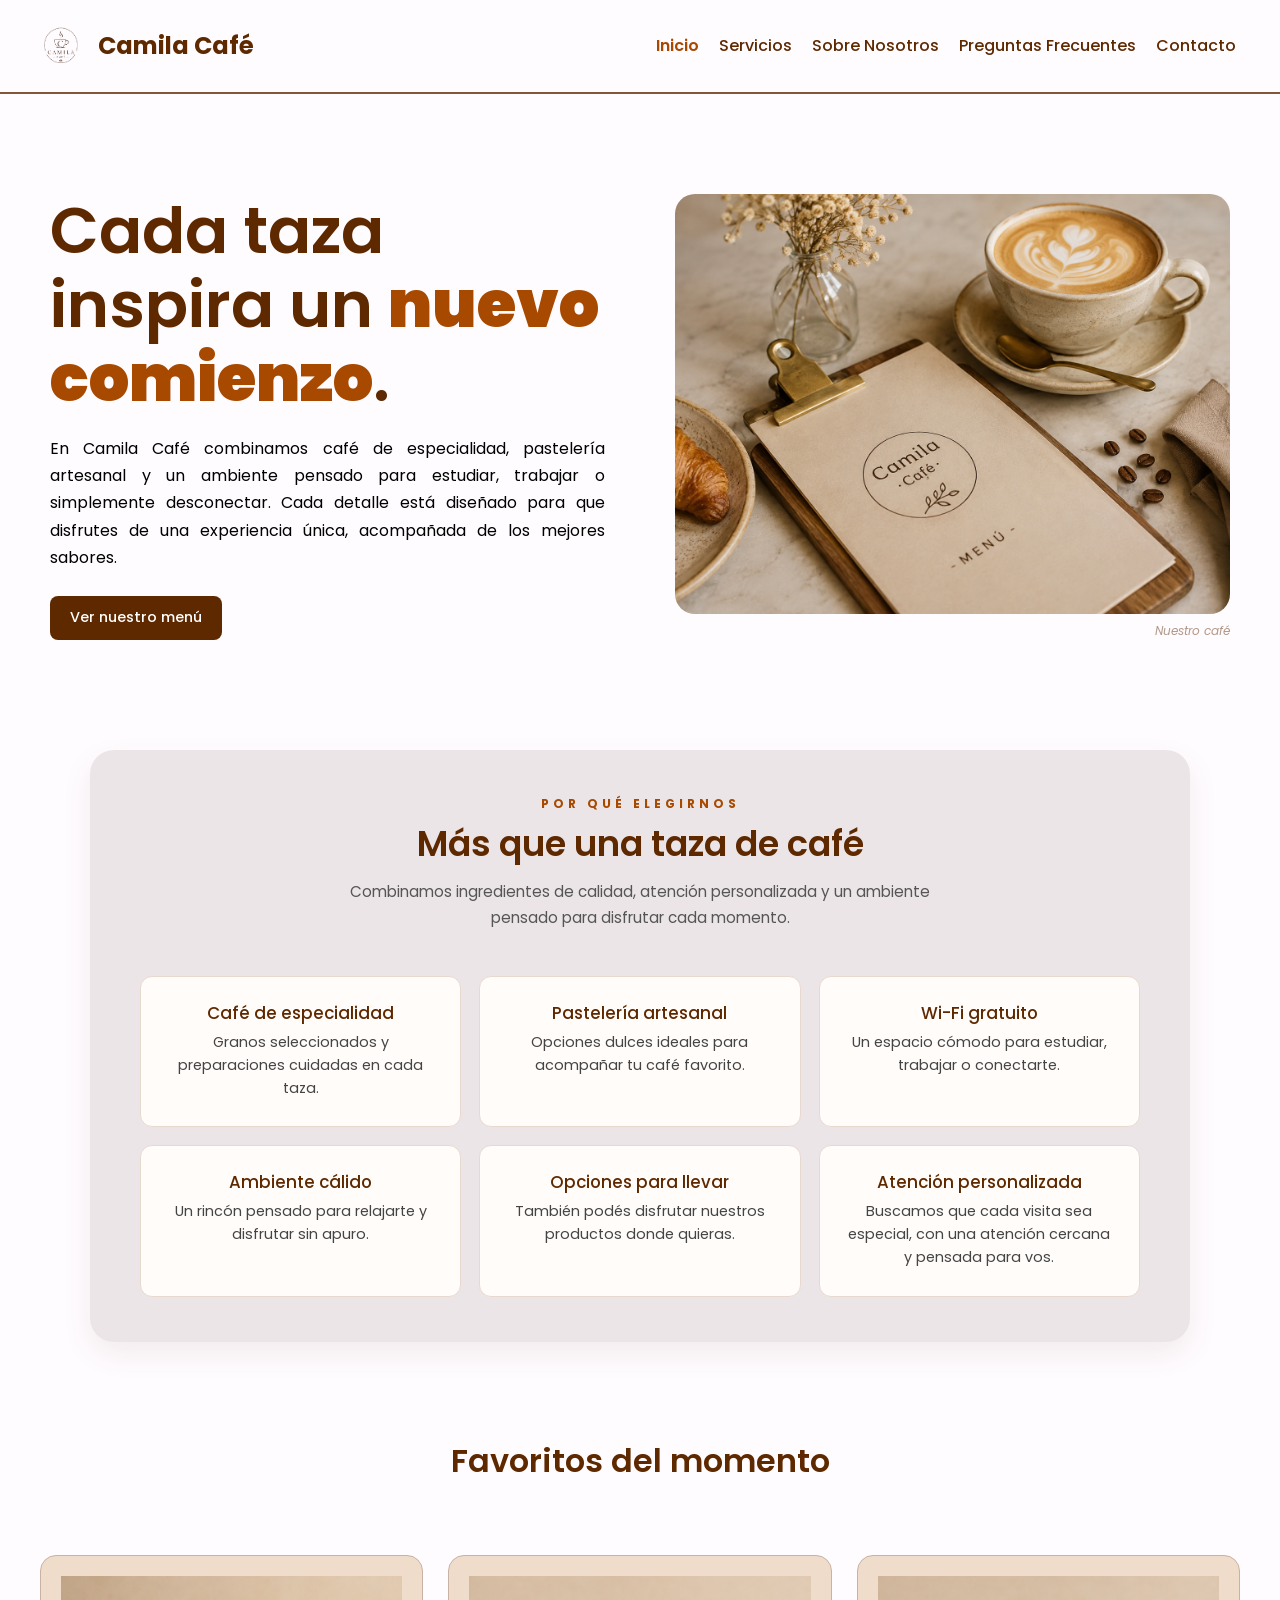
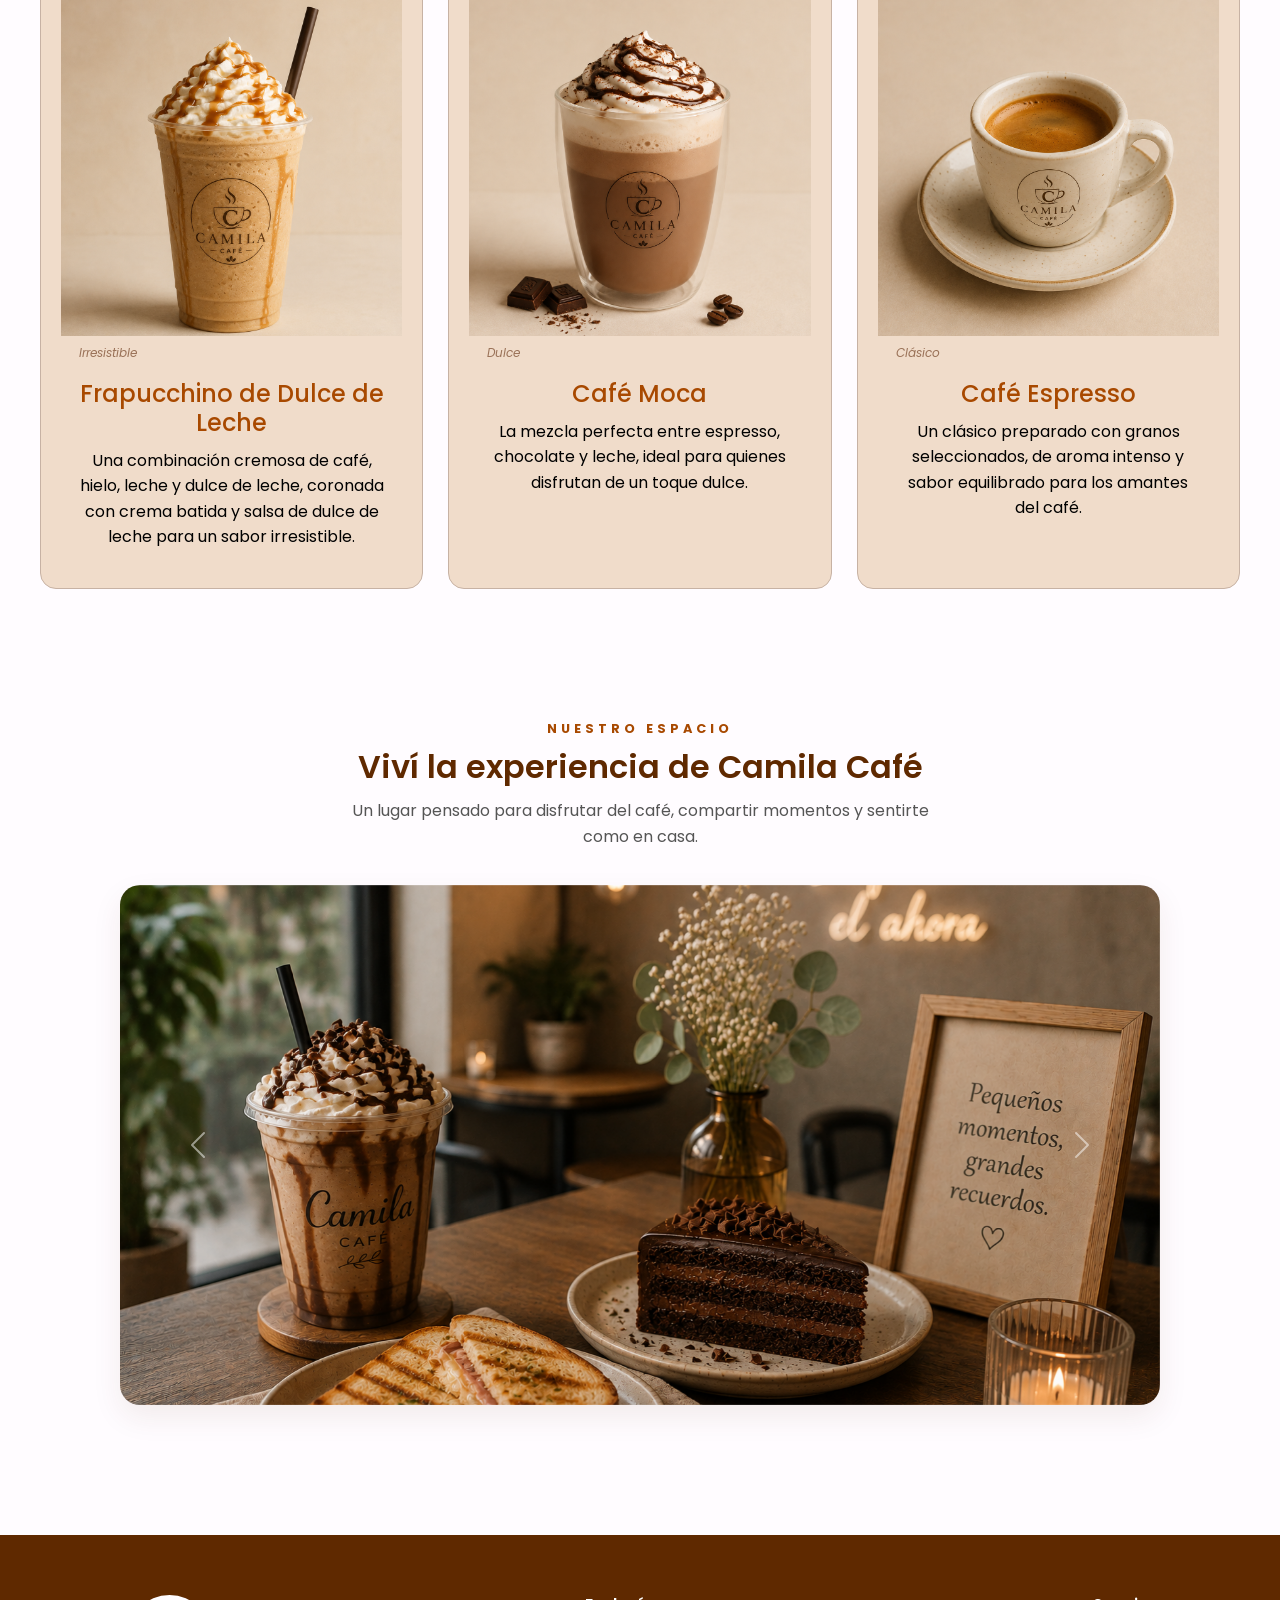
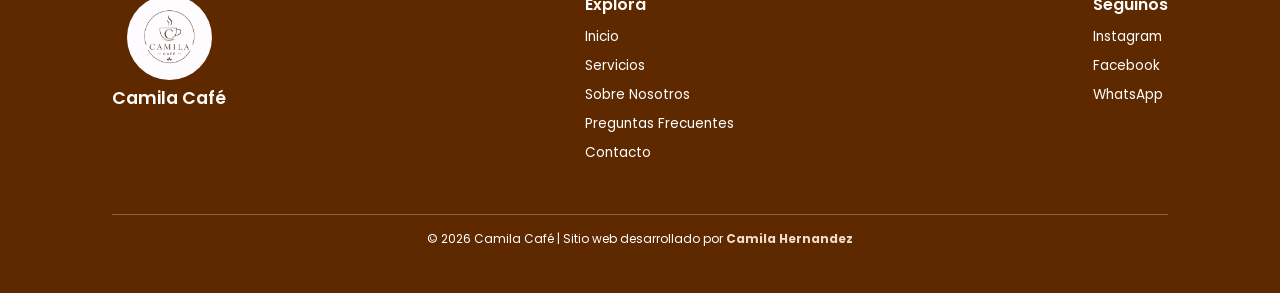
<file: index.html>
<!DOCTYPE html>
<html lang="es">

<head>
    <meta charset="UTF-8">
    <meta name="viewport" content="width=device-width, initial-scale=1.0">

    <title>Inicio</title>

    <!-- BOOTSTRAP CSS -->
    <link href="https://cdn.jsdelivr.net/npm/bootstrap@5.3.8/dist/css/bootstrap.min.css" rel="stylesheet"
        integrity="sha384-sRIl4kxILFvY47J16cr9ZwB07vP4J8+LH7qKQnuqkuIAvNWLzeN8tE5YBujZqJLB" crossorigin="anonymous">

    <!-- MI CSS -->
    <link rel="stylesheet" href="./styles/styles.css">

</head>

<body>

    <!-- ENCABEZADO -->
    <header class="header-principal">

        <!-- NAVBAR BOOTSTRAP -->
        <nav class="navbar navbar-expand-lg navbar-camila">

            <div class="container-fluid">

                <!-- LOGO Y NOMBRE -->
                <a class="navbar-brand logo" href="./index.html">
                    <img src="./assets/logosinfondo.png" alt="Logo de Camila Café">
                    <h1>Camila Café</h1>
                </a>

                <!-- BOTÓN HAMBURGUESA -->
                <button class="navbar-toggler" type="button" data-bs-toggle="collapse" data-bs-target="#menuCamila"
                    aria-controls="menuCamila" aria-expanded="false" aria-label="Abrir menú de navegación">

                    <span class="navbar-toggler-icon"></span>

                </button>

                <!-- ENLACES -->
                <div class="collapse navbar-collapse" id="menuCamila">

                    <ul class="navbar-nav ms-auto">

                        <li class="nav-item"><a class="nav-link active" aria-current="page"
                                href="./index.html">Inicio</a></li>
                        <li class="nav-item"><a class="nav-link" href="./pages/servicios.html">Servicios</a></li>
                        <li class="nav-item"><a class="nav-link" href="./pages/sobre-nosotros.html">Sobre Nosotros</a>
                        </li>
                        <li class="nav-item"><a class="nav-link" href="./pages/preguntas.html">Preguntas Frecuentes</a>
                        </li>
                        <li class="nav-item"><a class="nav-link" href="./pages/contacto.html">Contacto</a></li>

                    </ul>

                </div>

            </div>

        </nav>

    </header>

    <!--PAGINA PRINCIPAL-->

    <main>

        <!--HERO-->

        <section class="titulo-inicio">

            <div class="texto-inicio">

                <h2>
                    Cada taza inspira un <strong>nuevo comienzo</strong>.
                </h2>

                <p>
                    En Camila Café combinamos café de especialidad, pastelería artesanal y
                    un ambiente pensado para estudiar, trabajar o simplemente desconectar.
                    Cada detalle está diseñado para que disfrutes de una experiencia única,
                    acompañada de los mejores sabores.
                </p>

                <a href="./pages/servicios.html" class="boton-inicio">
                    Ver nuestro menú
                </a>

            </div>

            <figure class="imagen-inicio">
                <img src="./assets/cafe.png" alt="Café de Camila Café">
                <figcaption> Nuestro café</figcaption>
            </figure>

        </section>


        <!-- info principal-->
        <section class="porque-elegirnos">

            <div class="encabezado-seccion">
                <span>Por qué elegirnos</span>
                <h2>Más que una taza de café</h2>
                <p>
                    Combinamos ingredientes de calidad, atención personalizada
                    y un ambiente pensado para disfrutar cada momento.
                </p>
            </div>

            <div class="beneficios">

                <article class="beneficio">
                    <h3>Café de especialidad</h3>
                    <p>Granos seleccionados y preparaciones cuidadas en cada taza.</p>
                </article>

                <article class="beneficio">
                    <h3>Pastelería artesanal</h3>
                    <p>Opciones dulces ideales para acompañar tu café favorito.</p>
                </article>

                <article class="beneficio">
                    <h3>Wi-Fi gratuito</h3>
                    <p>Un espacio cómodo para estudiar, trabajar o conectarte.</p>
                </article>

                <article class="beneficio">
                    <h3>Ambiente cálido</h3>
                    <p>Un rincón pensado para relajarte y disfrutar sin apuro.</p>
                </article>

                <article class="beneficio">
                    <h3>Opciones para llevar</h3>
                    <p>También podés disfrutar nuestros productos donde quieras.</p>
                </article>

                <article class="beneficio">
                    <h3>Atención personalizada</h3>
                    <p>Buscamos que cada visita sea especial, con una atención cercana y pensada para vos. </p>
                </article>

            </div>

        </section>

        <section class="nuestros-favoritos">
            <div class="encabezado-favoritos">
                <h2>Favoritos del momento</h2>
            </div>

            <div class="contenedor-favoritos">

                <article class="favoritos">
                    <figure>
                        <img src="./assets/frapuchino.png" alt="Foto frapuchino">
                        <figcaption> Irresistible</figcaption>
                    </figure>

                    <div class="texto-favoritos">
                        <h3>Frapucchino de Dulce de Leche</h3>
                        <p>
                            Una combinación cremosa de café, hielo, leche y dulce de leche, coronada con crema batida y
                            salsa de dulce de leche para un sabor irresistible.
                        </p>

                    </div>


                </article>

                <article class="favoritos">
                    <figure>
                        <img src="./assets/cafemoca.png" alt="Foto frapuchino">
                        <figcaption> Dulce</figcaption>
                    </figure>

                    <div class="texto-favoritos">
                        <h3>Café Moca </h3>
                        <p>
                            La mezcla perfecta entre espresso, chocolate y leche,
                            ideal para quienes disfrutan de un toque dulce.
                        </p>

                    </div>


                </article>

                <article class="favoritos">
                    <figure>
                        <img src="./assets/espresso.png" alt="Foto frapuchino">
                        <figcaption> Clásico</figcaption>
                    </figure>

                    <div class="texto-favoritos">
                        <h3>Café Espresso </h3>
                        <p>
                            Un clásico preparado con granos seleccionados, de aroma intenso y sabor equilibrado para los
                            amantes del café.
                        </p>

                    </div>


                </article>


            </div>




        </section>

        <!----- CARRUSEL ------->
        <section class="galeria">

            <div class="encabezado-galeria">
                <span>Nuestro espacio</span>
                <h2>Viví la experiencia de Camila Café</h2>
                <p>
                    Un lugar pensado para disfrutar del café,
                    compartir momentos y sentirte como en casa.
                </p>
            </div>

            <!-- CAROUSEL BOOTSTRAP -->
            <div id="carouselCamila" class="carousel slide">

                <div class="carousel-inner">

                    <div class="carousel-item active">
                        <img src="./assets/carrusel1.png" class="d-block w-100" alt="Interior de Camila Café">
                    </div>
                    <div class="carousel-item">
                        <img src="./assets/carrusel2.png" class="d-block w-100" alt="Mesa y café de Camila Café">
                    </div>
                    <div class="carousel-item">
                        <img src="./assets/carrusel3.png" class="d-block w-100" alt="Sector de café de Camila Café">
                    </div>
                    <div class="carousel-item">
                        <img src="./assets/carrusel4.png" class="d-block w-100" alt="Sector de café de Camila Café">
                    </div>
                    <div class="carousel-item">
                        <img src="./assets/carrusel5.png" class="d-block w-100" alt="Sector de café de Camila Café">
                    </div>

                </div>

                <!-- FLECHA ANTERIOR -->
                <button class="carousel-control-prev" type="button" data-bs-target="#carouselCamila"
                    data-bs-slide="prev">

                    <span class="carousel-control-prev-icon" aria-hidden="true"></span>

                    <span class="visually-hidden">Anterior</span>

                </button>

                <!-- FLECHA SIGUIENTE -->
                <button class="carousel-control-next" type="button" data-bs-target="#carouselCamila"
                    data-bs-slide="next">

                    <span class="carousel-control-next-icon" aria-hidden="true"></span>

                    <span class="visually-hidden">Siguiente</span>

                </button>

            </div>

        </section>


    </main>

    <!-- PIE DE PAGINA-->

    <footer>

        <section class="pie">

            <div class="footerlogo">
                <figure>
                    <img src="./assets/logosinfondo.png" alt="Logo Camila Café">
                    <figcaption>
                        <h3>
                            Camila Café
                        </h3>
                    </figcaption>
                </figure>

            </div>



            <div class="footerlinks">
                <h3>Explorá</h3>
                <nav>
                    <ul>
                        <li><a href="./index.html">Inicio</a></li>
                        <li><a href="./pages/servicios.html">Servicios</a></li>
                        <li><a href="./pages/sobre-nosotros.html"> Sobre Nosotros</a></li>
                        <li><a href="./pages/preguntas.html">Preguntas Frecuentes</a></li>
                        <li><a href="./pages/contacto.html">Contacto</a></li>
                    </ul>
                </nav>

            </div>


            <div class="redes-pie">
                <h3>Seguinos</h3>
                <ul>
                    <li><a href="https://www.instagram.com/" target="_blank" rel="noopener noreferrer">Instagram</a>
                    </li>
                    <li><a href="https://www.facebook.com/" target="_blank" rel="noopener noreferrer">Facebook</a></li>
                    <li><a href="https://www.whatsapp.com/" target="_blank" rel="noopener noreferrer">WhatsApp</a></li>
                </ul>

            </div>

            <div class="copy">
                <p>
                    &copy; 2026 Camila Café | Sitio web desarrollado por <strong>Camila Hernandez</strong>
                </p>

            </div>

        </section>




    </footer>

    <!-- BOOTSTRAP JS -->
    <script src="https://cdn.jsdelivr.net/npm/bootstrap@5.3.8/dist/js/bootstrap.bundle.min.js"
        integrity="sha384-FKyoEForCGlyvwx9Hj09JcYn3nv7wiPVlz7YYwJrWVcXK/BmnVDxM+D2scQbITxI" crossorigin="anonymous">
        </script>

</body>

</html>
</file>
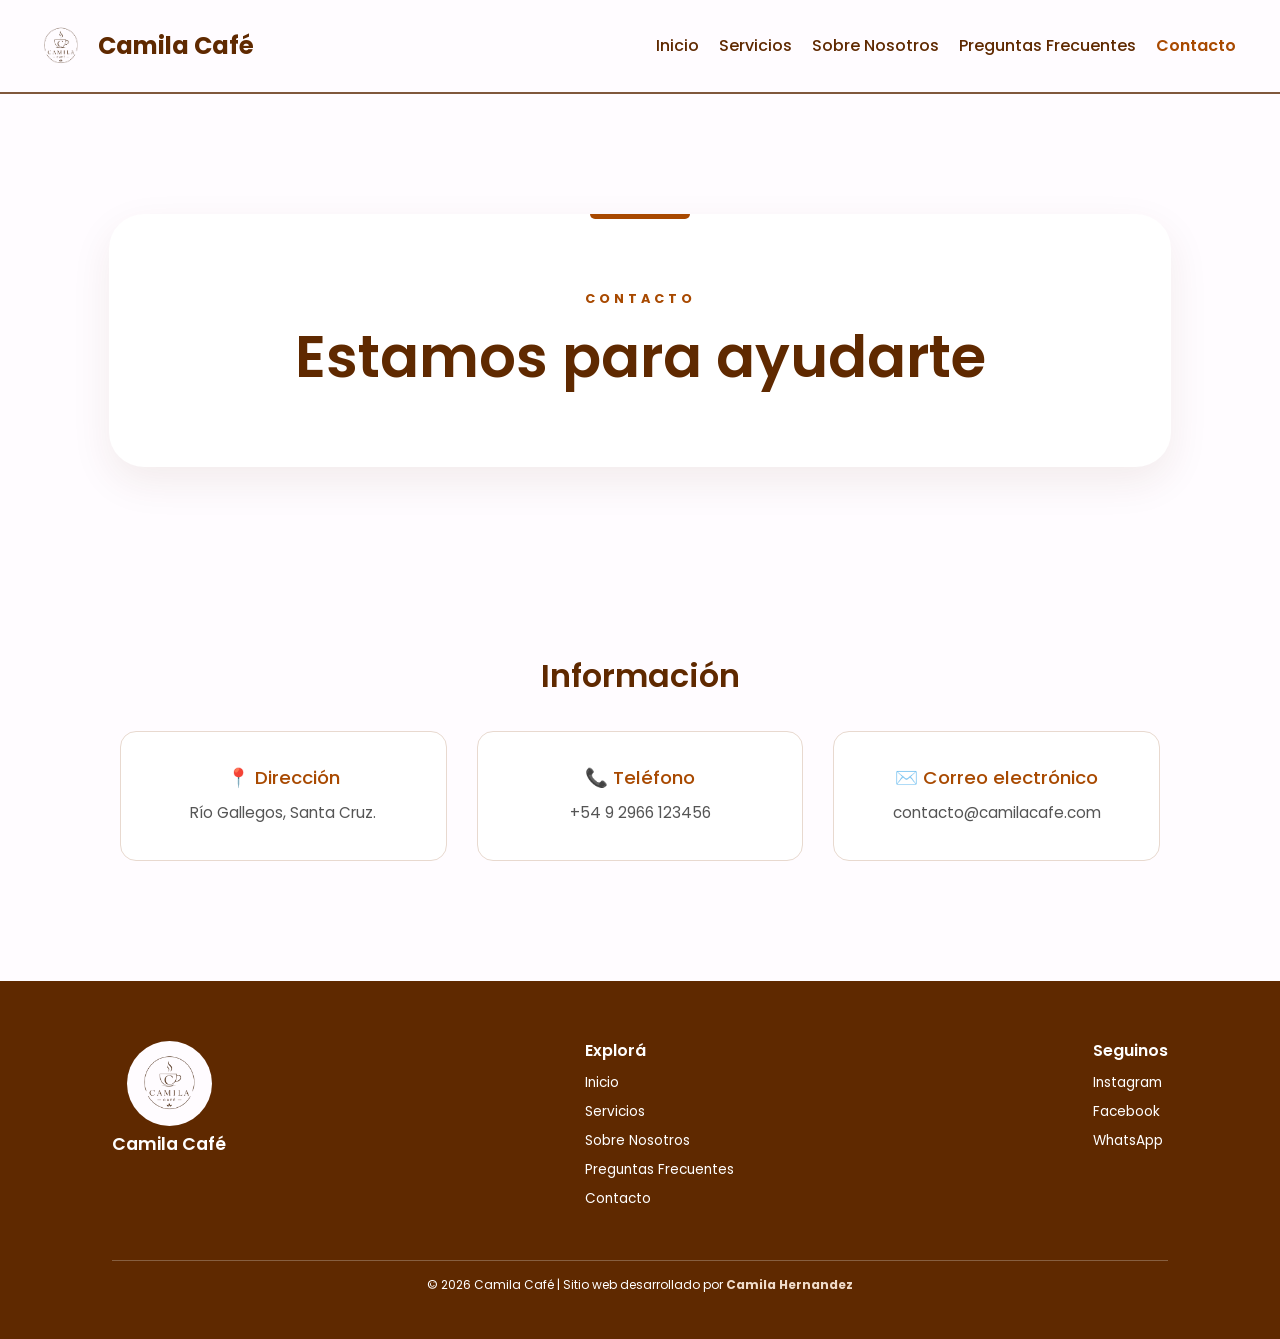
<file: pages/contacto.html>
<!DOCTYPE html>
<html lang="es">

<head>
    <meta charset="UTF-8">
    <meta name="viewport" content="width=device-width, initial-scale=1.0">

    <title>Contacto</title>

    <!-- BOOTSTRAP CSS -->
    <link href="https://cdn.jsdelivr.net/npm/bootstrap@5.3.8/dist/css/bootstrap.min.css" rel="stylesheet"
        integrity="sha384-sRIl4kxILFvY47J16cr9ZwB07vP4J8+LH7qKQnuqkuIAvNWLzeN8tE5YBujZqJLB" crossorigin="anonymous">

    <!-- MI CSS -->
    <link rel="stylesheet" href="../styles/styles.css">

</head>

<body>
    <!-- ENCABEZADO -->
    <header class="header-principal">

        <!-- NAVBAR BOOTSTRAP -->
        <nav class="navbar navbar-expand-lg navbar-camila">

            <div class="container-fluid">

                <!-- LOGO Y NOMBRE -->
                <a class="navbar-brand logo" href="../index.html">
                    <img src="../assets/logosinfondo.png" alt="Logo de Camila Café">
                    <h1>Camila Café</h1>
                </a>

                <!-- BOTÓN HAMBURGUESA -->
                <button class="navbar-toggler" type="button" data-bs-toggle="collapse" data-bs-target="#menuCamila"
                    aria-controls="menuCamila" aria-expanded="false" aria-label="Abrir menú de navegación">

                    <span class="navbar-toggler-icon"></span>

                </button>

                <!-- ENLACES -->
                <div class="collapse navbar-collapse" id="menuCamila">

                    <ul class="navbar-nav ms-auto">

                        <li class="nav-item"><a class="nav-link" href="../index.html">Inicio</a></li>
                        <li class="nav-item"><a class="nav-link" href="../pages/servicios.html">Servicios</a></li>
                        <li class="nav-item"><a class="nav-link" href="../pages/sobre-nosotros.html">Sobre Nosotros</a>
                        </li>
                        <li class="nav-item"><a class="nav-link" href="../pages/preguntas.html">Preguntas Frecuentes</a>
                        </li>
                        <li class="nav-item">
                            <a class="nav-link active" aria-current="page" href="../pages/contacto.html">
                                Contacto
                            </a>
                        </li>

                    </ul>

                </div>

            </div>

        </nav>

    </header>


    <!--PAGINA PRINCIPAL-->

    <main>
        <section class="contacto">

            <div class="contenedor">
                <span> CONTACTO </span>
                <h2> Estamos para ayudarte </h2>

            </div>

        </section>

        <section class="informacion">

            <h2> Información </h2>

            <div class="contenedor-informacion">


                <article class="ubis">

                    <h3> 📍 Dirección </h3>
                    <p>Río Gallegos, Santa Cruz.</p>


                </article>

                <article class="ubis">

                    <h3>📞 Teléfono</h3>
                    <p>+54 9 2966 123456</p>

                </article>

                <article class="ubis">

                    <h3> ✉️ Correo electrónico </h3>
                    <p>contacto@camilacafe.com</p>

                </article>

            </div>



        </section>

    </main>

    <!--PIE DE PAGINA-->
    <footer>

        <section class="pie">

            <div class="footerlogo">
                <figure>
                    <img src="../assets/logosinfondo.png" alt="Logo Camila Café">
                    <figcaption>
                        <h3>
                            Camila Café
                        </h3>
                    </figcaption>
                </figure>

            </div>

            <div class="footerlinks">
                <h3>Explorá</h3>
                <nav>
                    <ul>
                        <li><a href="../index.html">Inicio</a></li>
                        <li><a href="../pages/servicios.html">Servicios</a></li>
                        <li><a href="../pages/sobre-nosotros.html"> Sobre Nosotros</a></li>
                        <li><a href="../pages/preguntas.html">Preguntas Frecuentes</a></li>
                        <li><a href="../pages/contacto.html">Contacto</a></li>
                    </ul>
                </nav>

            </div>


            <div class="redes-pie">
                <h3>Seguinos</h3>
                <ul>
                    <li><a href="https://www.instagram.com/" target="_blank" rel="noopener noreferrer">Instagram</a>
                    </li>
                    <li><a href="https://www.facebook.com/" target="_blank" rel="noopener noreferrer">Facebook</a></li>
                    <li><a href="https://www.whatsapp.com/" target="_blank" rel="noopener noreferrer">WhatsApp</a></li>
                </ul>

            </div>

            <div class="copy">
                <p>
                    &copy; 2026 Camila Café | Sitio web desarrollado por <strong>Camila Hernandez</strong>
                </p>

            </div>

        </section>


    </footer>

    <!-- BOOTSTRAP JS -->
    <script src="https://cdn.jsdelivr.net/npm/bootstrap@5.3.8/dist/js/bootstrap.bundle.min.js"
        integrity="sha384-FKyoEForCGlyvwx9Hj09JcYn3nv7wiPVlz7YYwJrWVcXK/BmnVDxM+D2scQbITxI" crossorigin="anonymous">
        </script>



</body>

</html>
</file>
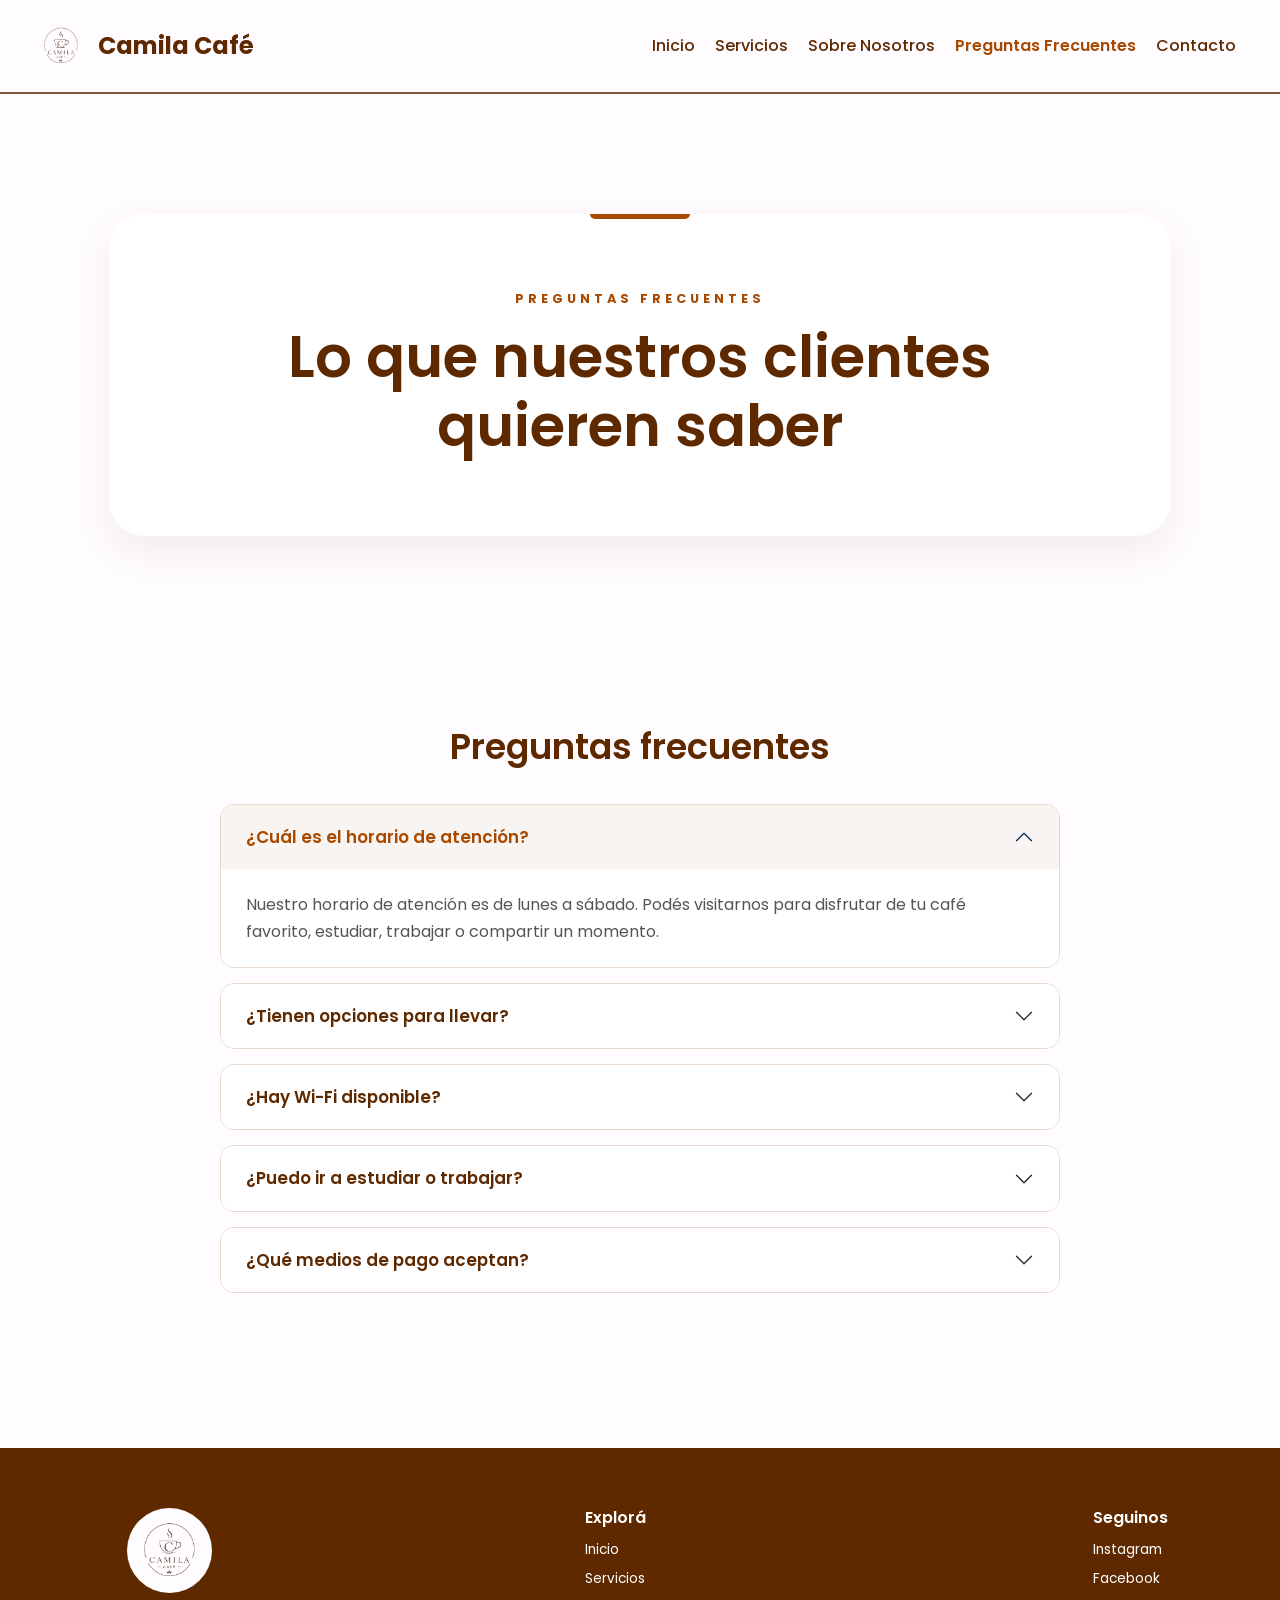
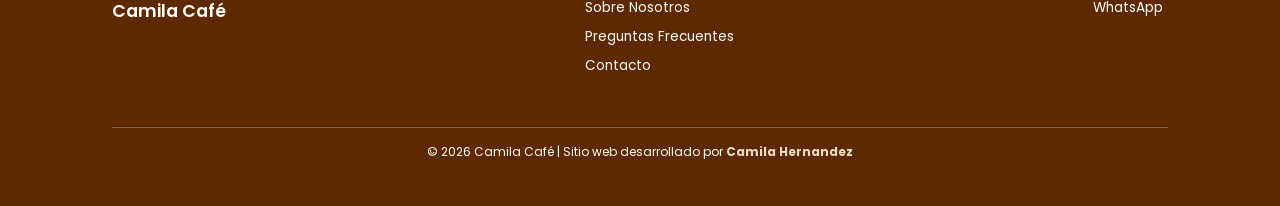
<file: pages/preguntas.html>
<!DOCTYPE html>
<html lang="es">

<head>
    <meta charset="UTF-8">
    <meta name="viewport" content="width=device-width, initial-scale=1.0">

    <title>Preguntas Frecuentes</title>

    <!-- BOOTSTRAP CSS -->
    <link href="https://cdn.jsdelivr.net/npm/bootstrap@5.3.8/dist/css/bootstrap.min.css" rel="stylesheet"
        integrity="sha384-sRIl4kxILFvY47J16cr9ZwB07vP4J8+LH7qKQnuqkuIAvNWLzeN8tE5YBujZqJLB" crossorigin="anonymous">

    <!-- MI CSS -->
    <link rel="stylesheet" href="../styles/styles.css">

</head>

<body>
    <!-- ENCABEZADO -->
    <header class="header-principal">

        <!-- NAVBAR BOOTSTRAP -->
        <nav class="navbar navbar-expand-lg navbar-camila">

            <div class="container-fluid">

                <!-- LOGO Y NOMBRE -->
                <a class="navbar-brand logo" href="../index.html">
                    <img src="../assets/logosinfondo.png" alt="Logo de Camila Café">
                    <h1>Camila Café</h1>
                </a>

                <!-- BOTÓN HAMBURGUESA -->
                <button class="navbar-toggler" type="button" data-bs-toggle="collapse" data-bs-target="#menuCamila"
                    aria-controls="menuCamila" aria-expanded="false" aria-label="Abrir menú de navegación">

                    <span class="navbar-toggler-icon"></span>

                </button>

                <!-- ENLACES -->
                <div class="collapse navbar-collapse" id="menuCamila">

                    <ul class="navbar-nav ms-auto">

                        <li class="nav-item"><a class="nav-link" href="../index.html">Inicio</a></li>
                        <li class="nav-item"><a class="nav-link" href="../pages/servicios.html">Servicios</a></li>
                        <li class="nav-item"><a class="nav-link" href="../pages/sobre-nosotros.html">Sobre Nosotros</a>
                        </li>
                        <li class="nav-item"><a class="nav-link active" aria-current="page"
                                href="../pages/preguntas.html">Preguntas Frecuentes</a>
                        </li>
                        <li class="nav-item"><a class="nav-link" href="../pages/contacto.html">Contacto</a></li>

                    </ul>

                </div>

            </div>

        </nav>

    </header>

    <!--PAGINA PRINCIPAL-->
    <main>

        <section class="preguntas">

            <div class="contenedor">
                <span> PREGUNTAS FRECUENTES </span>
                <h2> Lo que nuestros clientes quieren saber </h2>

            </div>

        </section>



        <section class="preguntas-frecuentes">

            <h2>Preguntas frecuentes</h2>

            <div class="accordion" id="accordionPreguntas">

                <!-- PREGUNTA 1 -->
                <div class="accordion-item">

                    <h3 class="accordion-header">
                        <button class="accordion-button" type="button" data-bs-toggle="collapse"
                            data-bs-target="#preguntaUno" aria-expanded="true" aria-controls="preguntaUno">

                            ¿Cuál es el horario de atención?

                        </button>
                    </h3>

                    <div id="preguntaUno" class="accordion-collapse collapse show" data-bs-parent="#accordionPreguntas">

                        <div class="accordion-body">
                            Nuestro horario de atención es de lunes a sábado.
                            Podés visitarnos para disfrutar de tu café favorito,
                            estudiar, trabajar o compartir un momento.
                        </div>

                    </div>

                </div>


                <!-- PREGUNTA 2 -->
                <div class="accordion-item">

                    <h3 class="accordion-header">
                        <button class="accordion-button collapsed" type="button" data-bs-toggle="collapse"
                            data-bs-target="#preguntaDos" aria-expanded="false" aria-controls="preguntaDos">

                            ¿Tienen opciones para llevar?

                        </button>
                    </h3>

                    <div id="preguntaDos" class="accordion-collapse collapse" data-bs-parent="#accordionPreguntas">

                        <div class="accordion-body">
                            Sí. Podés pedir nuestros cafés, bebidas y productos
                            de pastelería para llevar y disfrutarlos donde quieras.
                        </div>

                    </div>

                </div>


                <!-- PREGUNTA 3 -->
                <div class="accordion-item">

                    <h3 class="accordion-header">
                        <button class="accordion-button collapsed" type="button" data-bs-toggle="collapse"
                            data-bs-target="#preguntaTres" aria-expanded="false" aria-controls="preguntaTres">

                            ¿Hay Wi-Fi disponible?

                        </button>
                    </h3>

                    <div id="preguntaTres" class="accordion-collapse collapse" data-bs-parent="#accordionPreguntas">

                        <div class="accordion-body">
                            Sí. Contamos con Wi-Fi gratuito para nuestros clientes.
                        </div>

                    </div>

                </div>


                <!-- PREGUNTA 4 -->
                <div class="accordion-item">

                    <h3 class="accordion-header">
                        <button class="accordion-button collapsed" type="button" data-bs-toggle="collapse"
                            data-bs-target="#preguntaCuatro" aria-expanded="false" aria-controls="preguntaCuatro">

                            ¿Puedo ir a estudiar o trabajar?

                        </button>
                    </h3>

                    <div id="preguntaCuatro" class="accordion-collapse collapse" data-bs-parent="#accordionPreguntas">

                        <div class="accordion-body">
                            Claro. Camila Café está pensado como un espacio cómodo
                            y tranquilo donde podés estudiar, trabajar o simplemente
                            disfrutar de una pausa.
                        </div>

                    </div>

                </div>


                <!-- PREGUNTA 5 -->
                <div class="accordion-item">

                    <h3 class="accordion-header">
                        <button class="accordion-button collapsed" type="button" data-bs-toggle="collapse"
                            data-bs-target="#preguntaCinco" aria-expanded="false" aria-controls="preguntaCinco">

                            ¿Qué medios de pago aceptan?

                        </button>
                    </h3>

                    <div id="preguntaCinco" class="accordion-collapse collapse" data-bs-parent="#accordionPreguntas">

                        <div class="accordion-body">
                            Aceptamos efectivo, tarjetas de débito y crédito,
                            y pagos mediante transferencia.
                        </div>

                    </div>

                </div>

            </div>

        </section>


    </main>

    <!--PIE DE PAGINA-->
    <footer>

        <section class="pie">

            <div class="footerlogo">
                <figure>
                    <img src="../assets/logosinfondo.png" alt="Logo Camila Café">
                    <figcaption>
                        <h3>
                            Camila Café
                        </h3>
                    </figcaption>
                </figure>

            </div>

            <div class="footerlinks">
                <h3>Explorá</h3>
                <nav>
                    <ul>
                        <li><a href="../index.html">Inicio</a></li>
                        <li><a href="../pages/servicios.html">Servicios</a></li>
                        <li><a href="../pages/sobre-nosotros.html"> Sobre Nosotros</a></li>
                        <li><a href="../pages/preguntas.html">Preguntas Frecuentes</a></li>
                        <li><a href="../pages/contacto.html">Contacto</a></li>
                    </ul>
                </nav>

            </div>


            <div class="redes-pie">
                <h3>Seguinos</h3>
                <ul>
                    <li><a href="https://www.instagram.com/" target="_blank" rel="noopener noreferrer">Instagram</a>
                    </li>
                    <li><a href="https://www.facebook.com/" target="_blank" rel="noopener noreferrer">Facebook</a></li>
                    <li><a href="https://www.whatsapp.com/" target="_blank" rel="noopener noreferrer">WhatsApp</a></li>
                </ul>

            </div>

            <div class="copy">
                <p>
                    &copy; 2026 Camila Café | Sitio web desarrollado por <strong>Camila Hernandez</strong>
                </p>

            </div>

        </section>


    </footer>

    <!-- BOOTSTRAP JS -->
    <script src="https://cdn.jsdelivr.net/npm/bootstrap@5.3.8/dist/js/bootstrap.bundle.min.js"
        integrity="sha384-FKyoEForCGlyvwx9Hj09JcYn3nv7wiPVlz7YYwJrWVcXK/BmnVDxM+D2scQbITxI" crossorigin="anonymous">
        </script>



</body>

</html>
</file>
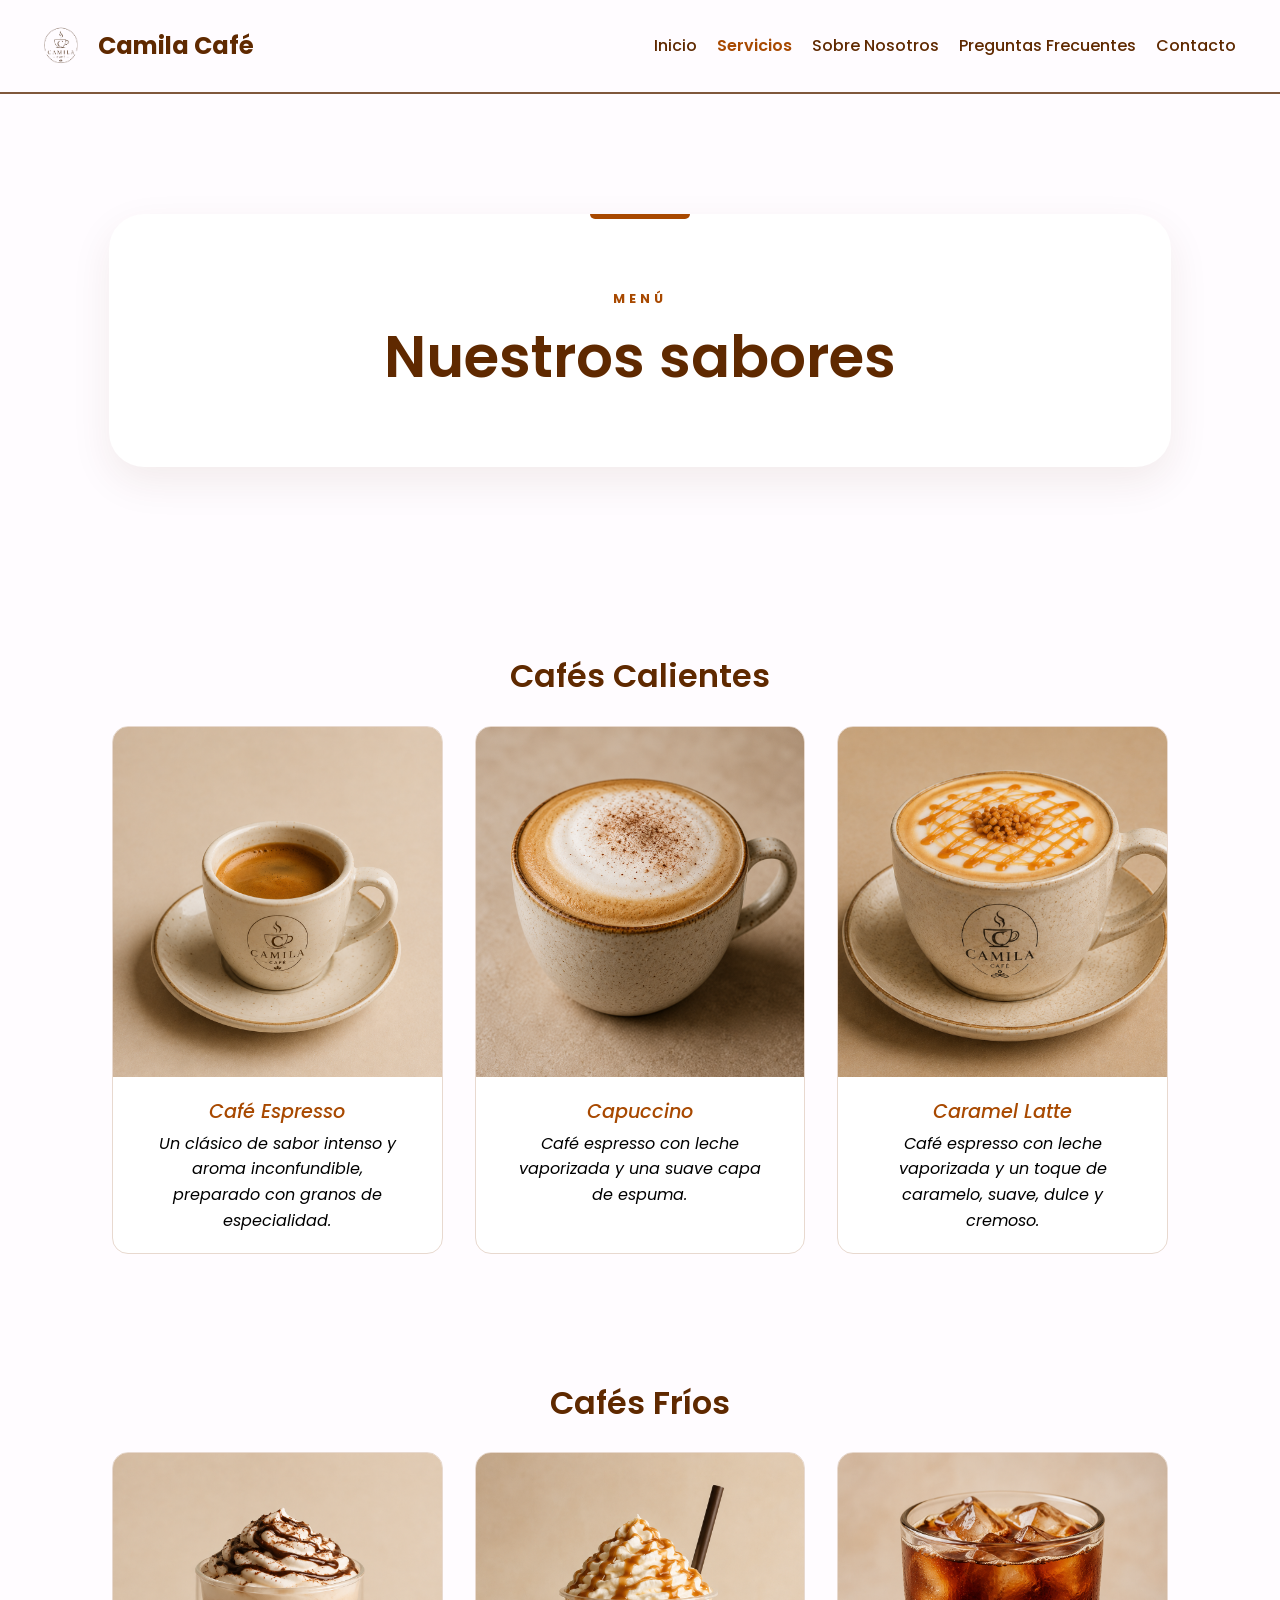
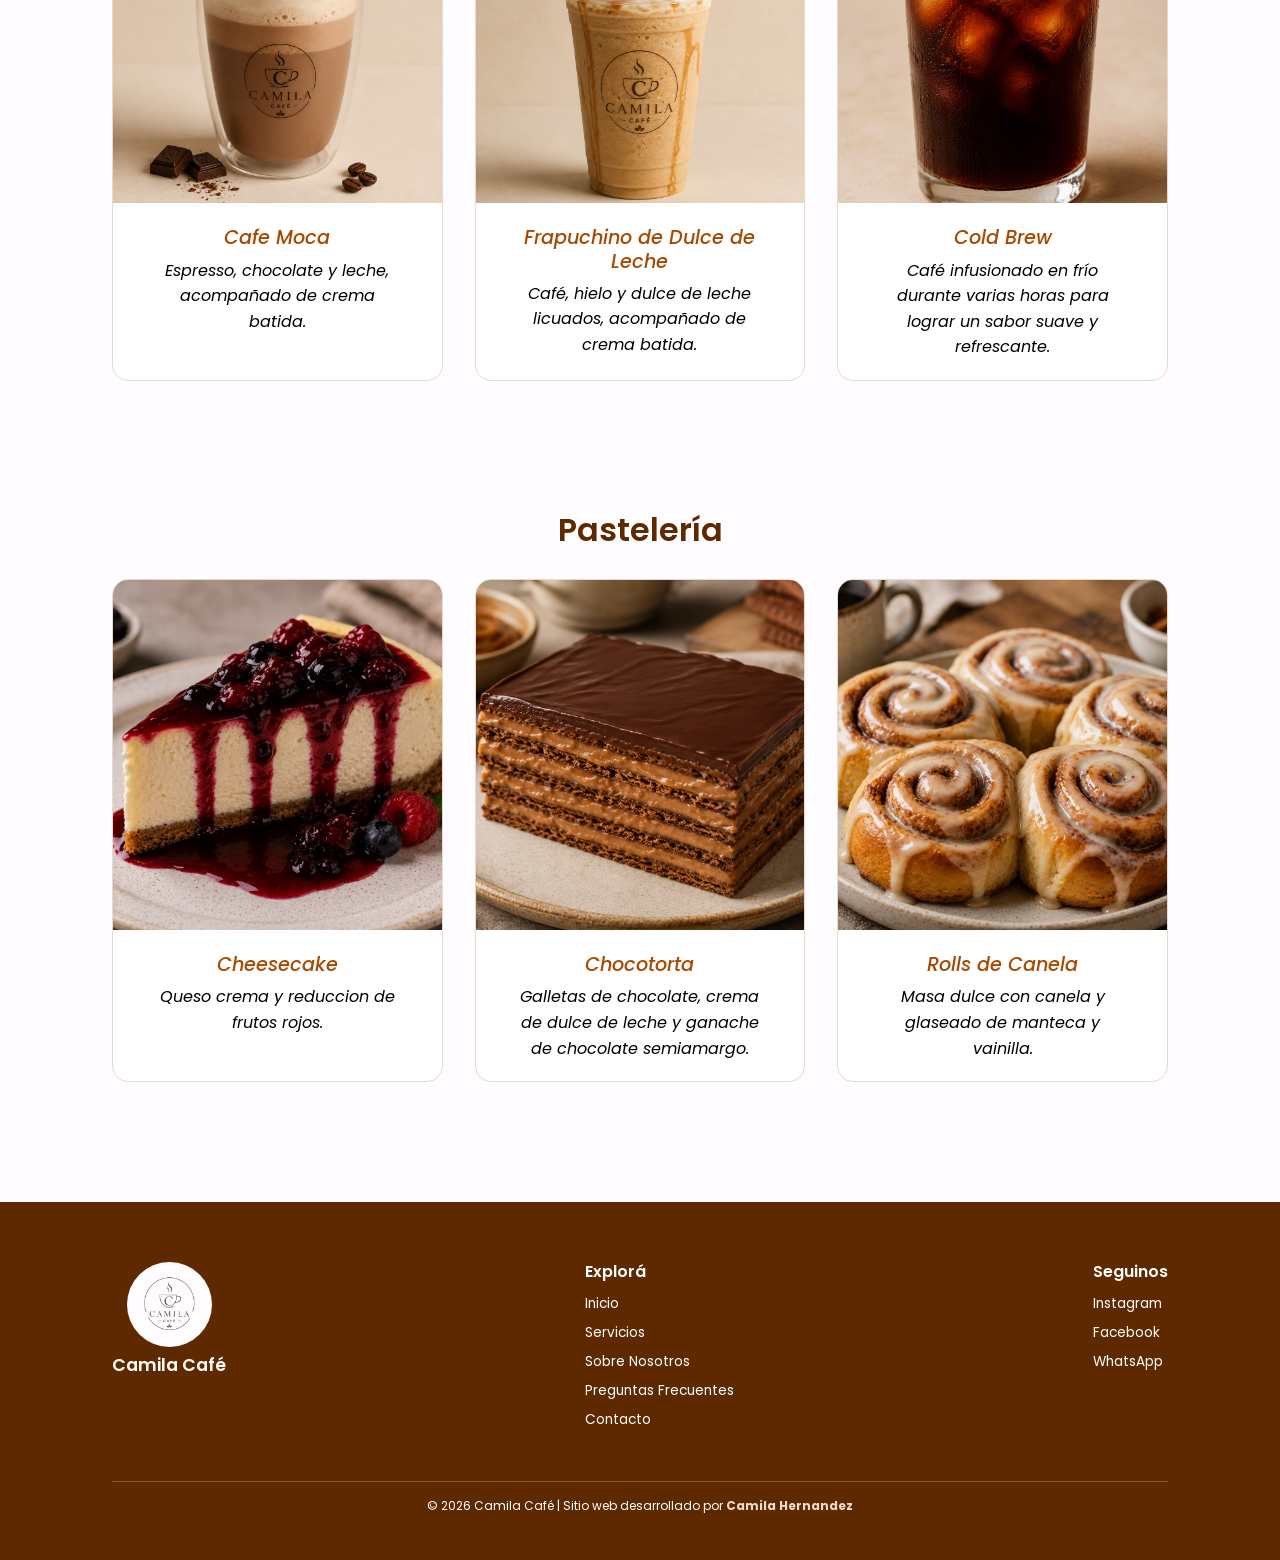
<file: pages/servicios.html>
<!DOCTYPE html>
<html lang="es">

<head>
    <meta charset="UTF-8">
    <meta name="viewport" content="width=device-width, initial-scale=1.0">

    <title>Servicios</title>

    <!-- BOOTSTRAP CSS -->
    <link href="https://cdn.jsdelivr.net/npm/bootstrap@5.3.8/dist/css/bootstrap.min.css" rel="stylesheet"
        integrity="sha384-sRIl4kxILFvY47J16cr9ZwB07vP4J8+LH7qKQnuqkuIAvNWLzeN8tE5YBujZqJLB" crossorigin="anonymous">

    <!-- MI CSS -->
    <link rel="stylesheet" href="../styles/styles.css">

</head>

<body>
    <!-- ENCABEZADO -->
    <header class="header-principal">

        <!-- NAVBAR BOOTSTRAP -->
        <nav class="navbar navbar-expand-lg navbar-camila">

            <div class="container-fluid">

                <!-- LOGO Y NOMBRE -->
                <a class="navbar-brand logo" href="../index.html">
                    <img src="../assets/logosinfondo.png" alt="Logo de Camila Café">
                    <h1>Camila Café</h1>
                </a>

                <!-- BOTÓN HAMBURGUESA -->
                <button class="navbar-toggler" type="button" data-bs-toggle="collapse" data-bs-target="#menuCamila"
                    aria-controls="menuCamila" aria-expanded="false" aria-label="Abrir menú de navegación">

                    <span class="navbar-toggler-icon"></span>

                </button>

                <!-- ENLACES -->
                <div class="collapse navbar-collapse" id="menuCamila">

                    <ul class="navbar-nav ms-auto">

                        <li class="nav-item"><a class="nav-link" href="../index.html">Inicio</a></li>
                        <li class="nav-item"><a class="nav-link active" aria-current="page"
                                href="../pages/servicios.html">Servicios</a></li>
                        <li class="nav-item"><a class="nav-link" href="../pages/sobre-nosotros.html">Sobre Nosotros</a>
                        </li>
                        <li class="nav-item"><a class="nav-link" href="../pages/preguntas.html">Preguntas Frecuentes</a>
                        </li>
                        <li class="nav-item"><a class="nav-link" href="../pages/contacto.html">Contacto</a></li>

                    </ul>

                </div>

            </div>

        </nav>

    </header>


    <!--PAGINA PRINCIPAL-->

    <main>

        <section class="menu">

            <div class="contenedor">
                <span> MENÚ </span>
                <h2> Nuestros sabores </h2>

            </div>

        </section>

        <section class="cafe-caliente">

            <h2> Cafés Calientes</h2>

            <div class="contenedor-calientes">
                <article class="calientes">
                    <figure>
                        <img src="../assets/espresso.png" alt="espresso">
                        <figcaption>
                            <h3>Café Espresso</h3>
                            <p>Un clásico de sabor intenso y aroma inconfundible, preparado con granos de especialidad.
                            </p>

                        </figcaption>
                    </figure>



                </article>


                <article class="calientes">

                    <figure>
                        <img src="../assets/capuccino.png" alt="capuccino">
                        <figcaption>
                            <h3>Capuccino</h3>
                            <p>Café espresso con leche vaporizada y una suave capa de espuma.</p>
                        </figcaption>
                    </figure>



                </article>

                <article class="calientes">

                    <figure>
                        <img src="../assets/caramel.png" alt="capuccino">
                        <figcaption>
                            <h3>Caramel Latte</h3>
                            <p>Café espresso con leche vaporizada y un toque de caramelo, suave, dulce y cremoso.</p>
                        </figcaption>
                    </figure>



                </article>


            </div>

        </section>

        <section class="cafe-frio">
            <h2> Cafés Fríos</h2>

            <div class="contenedor-frios">
                <article class="frio">

                    <figure>
                        <img src="../assets/cafemoca.png" alt="mocaccino">
                        <figcaption>
                            <h3> Cafe Moca</h3>
                            <p>Espresso, chocolate y leche, acompañado de crema batida.</p>
                        </figcaption>
                    </figure>



                </article>

                <article class="frio">

                    <figure>
                        <img src="../assets/frapuchino.png" alt="frapuchino">
                        <figcaption>
                            <h3> Frapuchino de Dulce de Leche</h3>
                            <p>Café, hielo y dulce de leche licuados, acompañado de crema batida.</p>
                        </figcaption>
                    </figure>



                </article>

                <article class="frio">

                    <figure>
                        <img src="../assets/cold.png" alt="cold brew">
                        <figcaption>
                            <h3>Cold Brew</h3>
                            <p>Café infusionado en frío durante varias horas para lograr un sabor suave y refrescante.
                            </p>

                        </figcaption>
                    </figure>


                </article>


            </div>




        </section>

        <section class="pasteleria">
            <h2> Pastelería</h2>

            <div class="contenedor-tortas">

                <article class="tortas">

                    <figure>
                        <img src="../assets/cheesecake.png" alt="cheesecake">
                        <figcaption>
                            <h3> Cheesecake</h3>
                            <p> Queso crema y reduccion de frutos rojos.</p>
                        </figcaption>
                    </figure>


                </article>

                <article class="tortas">
                    <figure>
                        <img src="../assets/chocotorta.png" alt="chocotorta">
                        <figcaption>
                            <h3> Chocotorta</h3>
                            <p> Galletas de chocolate, crema de dulce de leche y ganache de chocolate semiamargo.</p>
                        </figcaption>
                    </figure>


                </article>

                <article class="tortas">
                    <figure>
                        <img src="../assets/rolls.png" alt="rolls de canela">
                        <figcaption>
                            <h3> Rolls de Canela</h3>
                            <p> Masa dulce con canela y glaseado de manteca y vainilla.</p>
                        </figcaption>
                    </figure>


                </article>
            </div>

        </section>

    </main>

    <!--PIE DE PAGINA-->
    <footer>

        <section class="pie">

            <div class="footerlogo">
                <figure>
                    <img src="../assets/logosinfondo.png" alt="Logo Camila Café">
                    <figcaption>
                        <h3> Camila Café </h3>
                    </figcaption>
                </figure>

            </div>

            <div class="footerlinks">
                <h3>Explorá</h3>
                <nav>
                    <ul>
                        <li><a href="../index.html">Inicio</a></li>
                        <li><a href="../pages/servicios.html">Servicios</a></li>
                        <li><a href="../pages/sobre-nosotros.html"> Sobre Nosotros</a></li>
                        <li><a href="../pages/preguntas.html">Preguntas Frecuentes</a></li>
                        <li><a href="../pages/contacto.html">Contacto</a></li>
                    </ul>
                </nav>

            </div>


            <div class="redes-pie">
                <h3>Seguinos</h3>
                <ul>
                    <li><a href="https://www.instagram.com/" target="_blank" rel="noopener noreferrer">Instagram</a>
                    </li>
                    <li><a href="https://www.facebook.com/" target="_blank" rel="noopener noreferrer">Facebook</a></li>
                    <li><a href="https://www.whatsapp.com/" target="_blank" rel="noopener noreferrer">WhatsApp</a></li>
                </ul>

            </div>

            <div class="copy">
                <p>
                    &copy; 2026 Camila Café | Sitio web desarrollado por <strong>Camila Hernandez</strong>
                </p>

            </div>

        </section>


    </footer>

    <!-- BOOTSTRAP JS -->
    <script src="https://cdn.jsdelivr.net/npm/bootstrap@5.3.8/dist/js/bootstrap.bundle.min.js"
        integrity="sha384-FKyoEForCGlyvwx9Hj09JcYn3nv7wiPVlz7YYwJrWVcXK/BmnVDxM+D2scQbITxI" crossorigin="anonymous">
        </script>




</body>

</html>
</file>
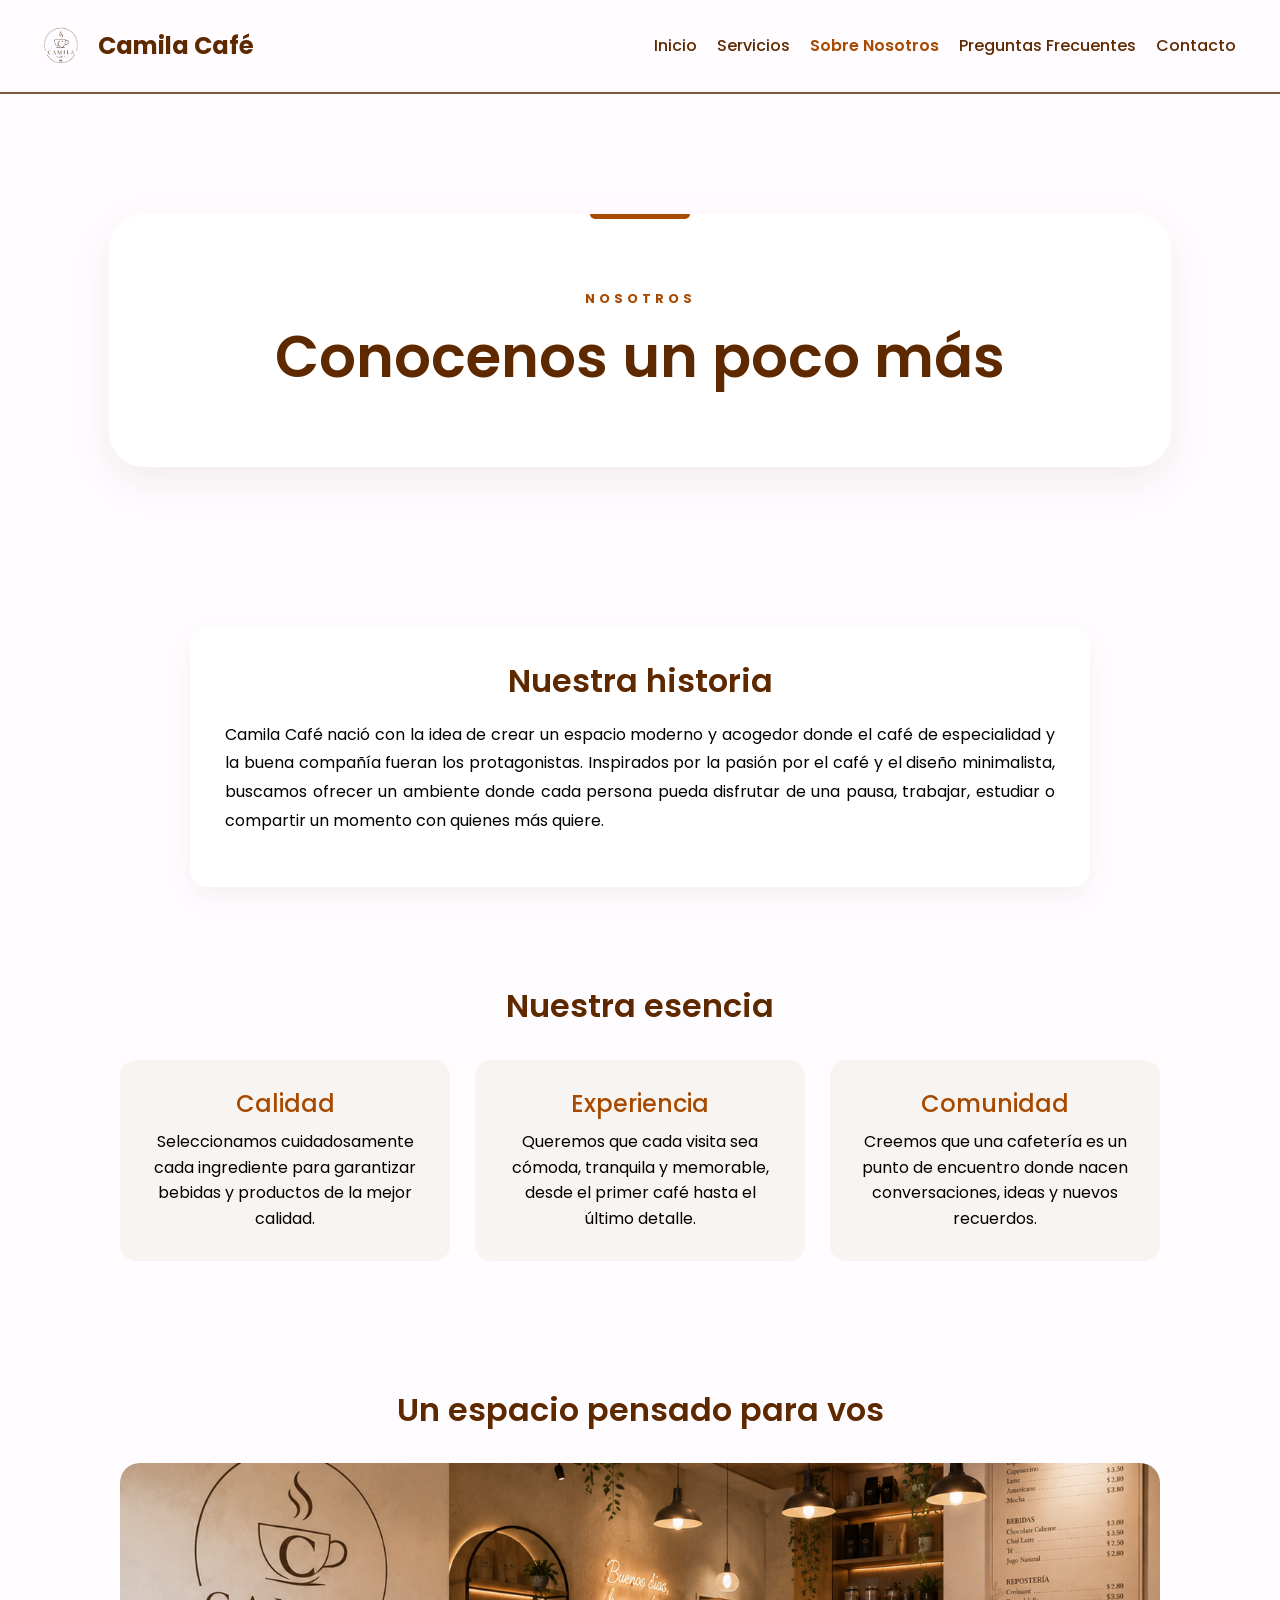
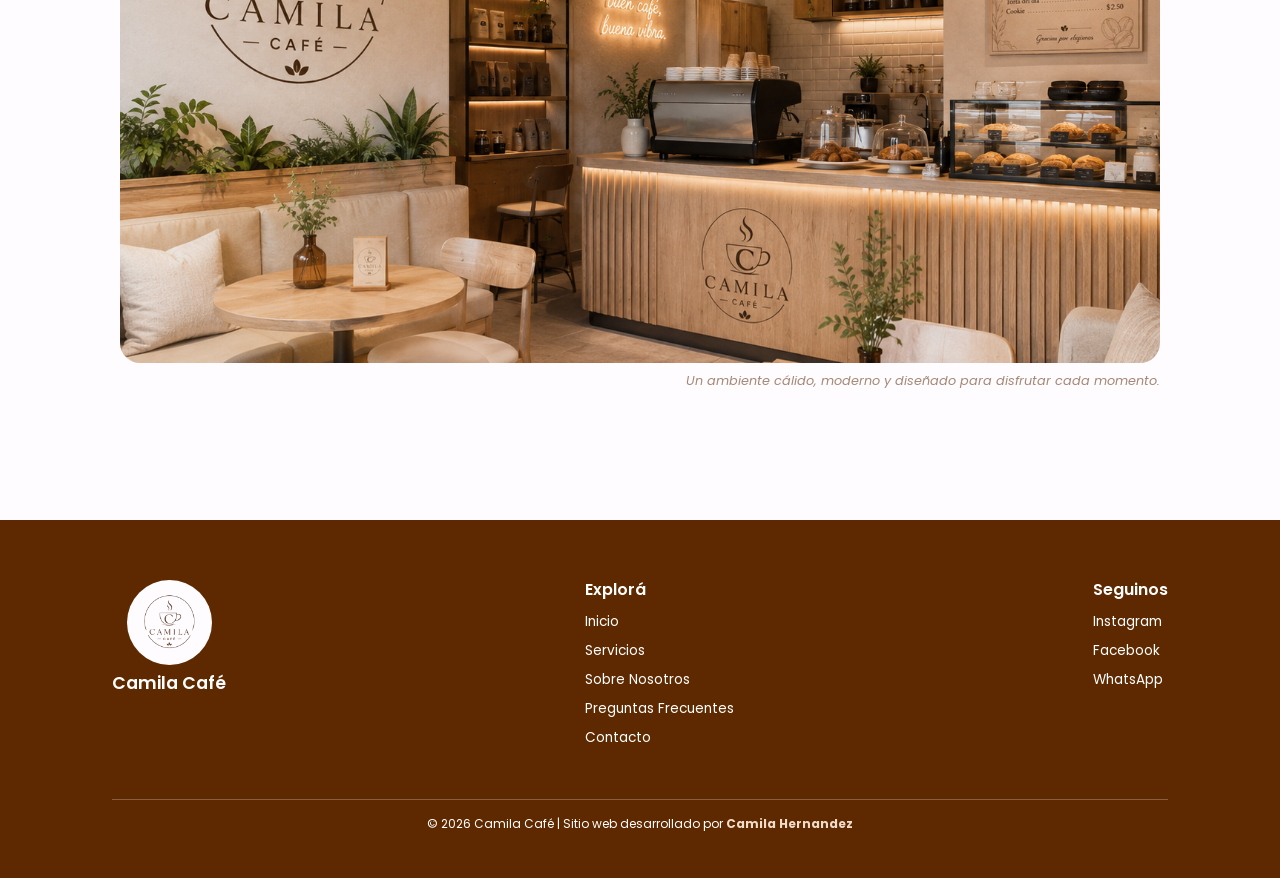
<file: pages/sobre-nosotros.html>
<!DOCTYPE html>
<html lang="es">

<head>
    <meta charset="UTF-8">
    <meta name="viewport" content="width=device-width, initial-scale=1.0">

    <title>Sobre Nosotros</title>

    <!-- BOOTSTRAP CSS -->
    <link href="https://cdn.jsdelivr.net/npm/bootstrap@5.3.8/dist/css/bootstrap.min.css" rel="stylesheet"
        integrity="sha384-sRIl4kxILFvY47J16cr9ZwB07vP4J8+LH7qKQnuqkuIAvNWLzeN8tE5YBujZqJLB" crossorigin="anonymous">

    <!-- MI CSS -->
    <link rel="stylesheet" href="../styles/styles.css">

</head>

<body>
    <!-- ENCABEZADO -->
    <header class="header-principal">

        <!-- NAVBAR BOOTSTRAP -->
        <nav class="navbar navbar-expand-lg navbar-camila">

            <div class="container-fluid">

                <!-- LOGO Y NOMBRE -->
                <a class="navbar-brand logo" href="../index.html">
                    <img src="../assets/logosinfondo.png" alt="Logo de Camila Café">
                    <h1>Camila Café</h1>
                </a>

                <!-- BOTÓN HAMBURGUESA -->
                <button class="navbar-toggler" type="button" data-bs-toggle="collapse" data-bs-target="#menuCamila"
                    aria-controls="menuCamila" aria-expanded="false" aria-label="Abrir menú de navegación">

                    <span class="navbar-toggler-icon"></span>

                </button>

                <!-- ENLACES -->
                <div class="collapse navbar-collapse" id="menuCamila">

                    <ul class="navbar-nav ms-auto">

                        <li class="nav-item"><a class="nav-link" href="../index.html">Inicio</a></li>
                        <li class="nav-item"><a class="nav-link" href="../pages/servicios.html">Servicios</a></li>
                        <li class="nav-item"><a class="nav-link active" aria-current="page"
                                href="../pages/sobre-nosotros.html">Sobre Nosotros</a>
                        </li>
                        <li class="nav-item"><a class="nav-link" href="../pages/preguntas.html">Preguntas Frecuentes</a>
                        </li>
                        <li class="nav-item"><a class="nav-link" href="../pages/contacto.html">Contacto</a></li>

                    </ul>

                </div>

            </div>

        </nav>

    </header>

    <!--PAGINA PRINCIPAL-->

    <main>

        <section class="nosotros">

            <div class="contenedor">
                <span> NOSOTROS</span>
                <h2> Conocenos un poco más</h2>

            </div>

        </section>

        <section class="historia">
            <h2>Nuestra historia</h2>

            <p>
                Camila Café nació con la idea de crear un espacio moderno y acogedor donde el café de especialidad y la
                buena compañía fueran los protagonistas. Inspirados por la pasión por el café y el diseño minimalista,
                buscamos ofrecer un ambiente donde cada persona pueda disfrutar de una pausa, trabajar, estudiar o
                compartir un momento con quienes más quiere.
            </p>

        </section>

        <section class="esencia">
            <h2> Nuestra esencia</h2>

            <div class="contenedor-esencia">
                <article class="historia-esencia">

                    <h3> Calidad </h3>

                    <p>
                        Seleccionamos cuidadosamente cada ingrediente para garantizar bebidas y productos de la mejor
                        calidad.</p>
                </article>

                <article class="historia-esencia">

                    <h3> Experiencia</h3>
                    <p>Queremos que cada visita sea cómoda, tranquila y memorable, desde el primer café hasta el último
                        detalle.</p>

                </article>

                <article class="historia-esencia">

                    <h3>Comunidad</h3>
                    <p>Creemos que una cafetería es un punto de encuentro donde nacen conversaciones, ideas y nuevos
                        recuerdos.</p>

                </article>
            </div>

        </section>

        <section class="cafeteria">

            <div class="cafeteria-nosotros">

                <h2>Un espacio pensado para vos</h2>

                <figure>
                    <img src="../assets/interior.png" alt="Interior de Camila Café">
                    <figcaption>
                        Un ambiente cálido, moderno y diseñado para disfrutar cada momento.
                    </figcaption>
                </figure>



            </div>

        </section>


    </main>

    <!-- PIE DE PAGINA-->

    <footer>

        <section class="pie">

            <div class="footerlogo">
                <figure>
                    <img src="../assets/logosinfondo.png" alt="Logo Camila Café">
                    <figcaption>
                        <h3>
                            Camila Café
                        </h3>
                    </figcaption>
                </figure>

            </div>

            <div class="footerlinks">
                <h3>Explorá</h3>
                <nav>
                    <ul>
                        <li><a href="../index.html">Inicio</a></li>
                        <li><a href="../pages/servicios.html">Servicios</a></li>
                        <li><a href="../pages/sobre-nosotros.html"> Sobre Nosotros</a></li>
                        <li><a href="../pages/preguntas.html">Preguntas Frecuentes</a></li>
                        <li><a href="../pages/contacto.html">Contacto</a></li>
                    </ul>
                </nav>

            </div>


            <div class="redes-pie">
                <h3>Seguinos</h3>
                <ul>
                    <li><a href="https://www.instagram.com/" target="_blank" rel="noopener noreferrer">Instagram</a>
                    </li>
                    <li><a href="https://www.facebook.com/" target="_blank" rel="noopener noreferrer">Facebook</a></li>
                    <li><a href="https://www.whatsapp.com/" target="_blank" rel="noopener noreferrer">WhatsApp</a></li>
                </ul>

            </div>

            <div class="copy">
                <p>
                    &copy; 2026 Camila Café | Sitio web desarrollado por <strong>Camila Hernandez</strong>
                </p>

            </div>

        </section>


    </footer>

    <!-- BOOTSTRAP JS -->
    <script src="https://cdn.jsdelivr.net/npm/bootstrap@5.3.8/dist/js/bootstrap.bundle.min.js"
        integrity="sha384-FKyoEForCGlyvwx9Hj09JcYn3nv7wiPVlz7YYwJrWVcXK/BmnVDxM+D2scQbITxI" crossorigin="anonymous">
        </script>


</body>

</html>
</file>
<file: styles/styles.css>
/* fuente */

@import url('https://fonts.googleapis.com/css2?family=Poppins:wght@300;400;500;600;700&display=swap');


* {
    margin: 0;
    padding: 0;
    box-sizing: border-box;
}

/* tipo de letra*/
body {
    font-family: "Poppins", sans-serif;
    color: #000000;
    background-color: #FFFCFF;
    font-size: 16px;
}



/* header */


/* --------------------------------------- NAVEGADOR BOOTSTRAP ----------------------------- */

.header-principal {
    background-color: #FFFCFF;
    border-bottom: 2px solid #80583c;
}

.navbar-camila {
    padding: 1rem 1.5rem;
}

.logo {
    display: flex;
    align-items: center;
    gap: 0.75rem;
    text-decoration: none;
}

.logo img {
    width: 50px;
    height: auto;
}

.logo h1 {
    color: #5F2900;
    font-size: 1.5rem;
    font-weight: 700;
    margin: 0;
}

.navbar-camila .navbar-nav {
    gap: 0.25rem;
}

.navbar-camila .nav-link {
    color: #5F2900;
    font-weight: 500;
    padding: 0.75rem 1rem;
    border-radius: 10px;
    transition: 0.3s;
}

.navbar-camila .nav-link:hover {
    background-color: #F5E7DE;
    color: #A84900;
}

.navbar-camila .nav-link.active {
    color: #A84900;
    font-weight: 600;
}

.navbar-toggler {
    border: 1px solid #80583c;
}

.navbar-toggler:focus {
    box-shadow: 0 0 0 0.15rem rgba(128, 88, 60, 0.20);
}


/*---------------------------------------- VALORES GENERALES -------------------------------------*/

main {
    background-color: #FFFCFF;
    padding: 20px;
}

main h2 {
    font-size: 2rem;
    font-weight: 600;
    color: #5F2900;
}

main h3 {
    font-size: 1.5rem;
    font-weight: 500;
    color: #a84900;
}


main p {
    font-size: 1rem;
    font-weight: 400;
    line-height: 1.6;
    color: #000000;
}


section {
    padding: 30px;
    margin-bottom: 40px;
}



img {
    max-width: 100%;
    height: auto;
}

/*-------------------------------------------- INICIO ------------------------------------------- */

/* ---------------- HERO ---------------- */


.titulo-inicio {
    max-width: 1250px;
    margin: 40px auto 60px;
    padding: 20px;
    display: grid;
    grid-template-columns: 1fr;
    gap: 35px;
    align-items: center;
    background-color: transparent;
}

.texto-inicio {
    padding: 0;
}

.texto-inicio h2 {
    font-size: 3rem;
    line-height: 1.15;
    font-weight: 600;
    color: #5F2900;
    margin-bottom: 20px;
}

.texto-inicio h2 strong {
    color: #A84900;
}

.texto-inicio p {
    font-size: 1rem;
    line-height: 1.7;
    color: #000000;
    margin-bottom: 25px;
}

.boton-inicio {
    display: inline-block;
    padding: 11px 20px;
    background-color: #5F2900;
    color: #FFFFFF;
    text-decoration: none;
    font-size: 0.9rem;
    font-weight: 500;
    border-radius: 8px;
    transition: 0.3s;
}

.boton-inicio:hover {
    background-color: #A84900;
    color: #FFFFFF;
    transform: translateY(-2px);
}

.imagen-inicio {
    margin: 0;
    position: relative;
}

.imagen-inicio img {
    width: 100%;
    height: 280px;
    object-fit: cover;
    border-radius: 20px;
}

.imagen-inicio figcaption {
    margin-top: 8px;
    font-size: 0.75rem;
    font-style: italic;
    color: #80583c;
    text-align: right;
    opacity: 0.6;
}


/* ------------ POR QUE ELEGIRNOS ---------------- */

.porque-elegirnos {
    max-width: 1100px;
    width: 90%;
    margin: 70px auto;
    padding: 45px 50px;
    background-color: #ebe5e7;
    border-radius: 24px;
    box-shadow: 0 12px 30px rgba(95, 41, 0, 0.08);
    text-align: center;
}

.encabezado-seccion {
    max-width: 650px;
    margin: 0 auto 45px;
    text-align: center;
}

.encabezado-seccion span {
    display: block;
    margin-bottom: 10px;
    color: #A84900;
    font-size: 0.75rem;
    font-weight: 700;
    letter-spacing: 4px;
    text-transform: uppercase;
}

.encabezado-seccion h2 {
    margin-bottom: 14px;
    font-size: 2.2rem;
    font-weight: 600;
    color: #5F2900;
}

.encabezado-seccion p {
    max-width: 620px;
    margin: 0 auto;
    font-size: 0.95rem;
    line-height: 1.7;
    color: #555555;
}

.beneficios {
    display: grid;
    grid-template-columns: 1fr;
    gap: 18px;
}

.beneficio {
    padding: 26px 24px;
    background-color: #FFFCFA;
    border: 1px solid #E8D9CF;
    border-radius: 12px;
    text-align: center;
    transition: 0.3s;
}

.beneficio h3 {
    margin-bottom: 8px;
    font-size: 1.05rem;
    font-weight: 500;
    color: #5F2900;
}

.beneficio p {
    margin: 0;
    font-size: 0.9rem;
    line-height: 1.6;
    color: #444444;
}

.beneficio:hover {
    transform: translateY(-4px);
    box-shadow: 0 10px 22px rgba(95, 41, 0, 0.08);
    border-color: #D8BFAE;
}


/* ------------ FAVORITOS -------------- */

.nuestros-favoritos {
    display: grid;
    grid-template-areas:
        "titulo"
        "favoritos";
    grid-template-columns: 1fr;
    gap: 2rem;
    max-width: 1250px;
    margin: 80px auto;
    padding: 20px;
}

.encabezado-favoritos {
    grid-area: titulo;
    margin-bottom: 35px;
    text-align: center;
}

.contenedor-favoritos {
    grid-area: favoritos;
    display: grid;
    grid-template-columns: 1fr;
    gap: 25px;
}

.favoritos {
    padding: 1.25rem;
    overflow: hidden;
    background-color: #F0DCCA;
    border: 1px solid #C7B2A4;
    border-radius: 16px;
    transition: 0.3s;
}

.favoritos:hover {
    transform: translateY(-5px);
    box-shadow: 0 12px 28px rgba(95, 41, 0, 0.08);
}

.favoritos figure {
    margin: 0;
}

.favoritos img {
    width: 100%;
    height: 320px;
    object-fit: cover;
}

.favoritos figcaption {
    padding: 8px 18px 0;
    font-size: 0.75rem;
    font-style: italic;
    color: #9A7258;
}

.texto-favoritos {
    padding: 18px;
}

.texto-favoritos h3 {
    margin-bottom: 10px;

    color: #A84900;
    text-align: center;
}

.texto-favoritos p {
    margin: 0;
    text-align: center;
}

/* ---------------- GALERÍA / CARRUSEL ---------------- */

.galeria {
    max-width: 1100px;
    width: 90%;
    margin: 80px auto;
}

.encabezado-galeria {
    text-align: center;
    margin-bottom: 35px;
}

.encabezado-galeria span {
    display: block;
    color: #A84900;
    font-size: 0.8rem;
    font-weight: 700;
    letter-spacing: 4px;
    text-transform: uppercase;
    margin-bottom: 10px;
}

.encabezado-galeria h2 {
    color: #5F2900;
    margin-bottom: 12px;
}

.encabezado-galeria p {
    max-width: 600px;
    margin: 0 auto;
    color: #555555;
    line-height: 1.6;
}

#carouselCamila {
    overflow: hidden;
    border-radius: 20px;
    box-shadow: 0 12px 30px rgba(95, 41, 0, 0.08);
}

#carouselCamila .carousel-item img {
    width: 100%;
    height: 320px;
    object-fit: cover;
}

/* ------------ PIE DE PAGINA -------------- */


footer {
    background-color: #5F2900;
    color: #FFFFFF;
    padding: 30px 20px 15px;
}

.pie {
    max-width: 1200px;
    width: 90%;
    margin: 0 auto;
    display: flex;
    flex-direction: column;
    align-items: center;
    gap: 25px;
}


/* LOGO */

.footerlogo {
    display: flex;
    align-items: center;
    justify-content: center;
}

.footerlogo figure {
    margin: 0;
    text-align: center;
}

.footerlogo img {
    width: 85px;
    height: auto;
    background-color: #FFFCFF;
    border-radius: 50%;
    padding: 5px;
}

.footerlogo h3 {
    margin: 8px 0 0;

    color: #FFFFFF;
    font-size: 1.1rem;
    font-weight: 600;
}


/* TÍTULOS */

.footerlinks h3,
.redes-pie h3 {
    color: #FFFFFF;
    font-size: 1rem;
    font-weight: 600;
    margin-bottom: 10px;
}


/* LISTAS */

footer ul {
    padding: 0;
    margin: 0;
}

footer li {
    list-style: none;
    margin-bottom: 5px;
}


/* ENLACES */

footer a {
    color: #FFFFFF;
    text-decoration: none;
    font-size: 0.85rem;
    transition: 0.3s;
}

footer a:hover {
    color: #F0DCCA;
}


/* LINKS Y REDES */

.footerlinks,
.redes-pie {
    text-align: center;
}


/* COPYRIGHT */

.copy {
    width: 100%;
    margin-top: 5px;
    padding-top: 15px;
    border-top: 1px solid rgba(255, 255, 255, 0.25);
    text-align: center;
}

.copy p {
    margin: 0;
    color: #FFFFFF;
    font-size: 0.75rem;
}

.copy strong {
    color: #F0DCCA;
}

/*------------------------------------ CONTENEDOR DE CADA PESTAÑA ------------------------------------ */

.contenedor {
    max-width: 1200px;
    width: 90%;
    margin: 70px auto 90px;
    padding: 55px 30px;
    background-color: #FFFFFF;
    border-radius: 35px;
    box-shadow: 0 15px 40px rgba(95, 41, 0, 0.08);
    text-align: center;
    position: relative;
    overflow: hidden;
}


/* TEXTO CHICO */

.contenedor span {
    display: block;
    color: #A84900;
    font-size: 0.8rem;
    font-weight: 700;
    letter-spacing: 4px;
    text-transform: uppercase;
    margin-bottom: 15px;
}


/* TÍTULO */

.contenedor h2 {
    color: #5F2900;
    font-size: 2.4rem;
    font-weight: 600;
    margin-bottom: 0;
}


/* LÍNEA MARRON */

.contenedor::before {
    content: "";
    position: absolute;
    top: 0;
    left: 50%;
    transform: translateX(-50%);
    width: 100px;
    height: 5px;
    background-color: #A84900;
    border-radius: 0 0 20px 20px;
}

/*----------------------------------------------- MENU ---------------------------------------------*/


.cafe-caliente,
.cafe-frio,
.pasteleria {
    max-width: 1200px;
    width: 90%;
    margin: 0 auto 70px;
}

.cafe-caliente h2,
.cafe-frio h2,
.pasteleria h2 {
    text-align: center;
    margin-bottom: 30px;
    color: #5F2900;
}



.contenedor-calientes,
.contenedor-frios,
.contenedor-tortas {
    display: grid;
    grid-template-columns: 1fr;
    gap: 2rem;
}


/* TARJETAS */

.calientes,
.frio,
.tortas {
    overflow: hidden;
    padding: 0;
    background-color: #FFFFFF;
    border: 1px solid #E8D9CF;
    border-radius: 16px;
    transition: 0.3s;
}

.calientes:hover,
.frio:hover,
.tortas:hover {
    transform: translateY(-5px);
    box-shadow: 0 10px 25px rgba(95, 41, 0, 0.08);
}


/* IMÁGENES */

.calientes figure,
.frio figure,
.tortas figure {
    margin: 0;
}

.calientes img,
.frio img,
.tortas img {
    width: 100%;
    height: 280px;
    object-fit: cover;
}


/* FIGCAPTION */

.calientes figcaption,
.frio figcaption,
.tortas figcaption {
    padding: 8px 18px 0;
    font-size: 0.75rem;
    font-style: italic;
    color: #9A7258;
}


/* TEXTO */

.calientes h3,
.frio h3,
.tortas h3 {
    padding: 15px 18px 0;
    color: #A84900;
    text-align: center;
    font-size: 1.2rem;
}

.calientes p,
.frio p,
.tortas p {
    padding: 0 18px 20px;
    margin: 0;
    text-align: center;
    line-height: 1.6;
}

/*--------------------------------------- SOBRE NOSOTROS  ---------------------------------------------*/

/* ---------------- HISTORIA ---------------- */

.historia {
    max-width: 900px;
    width: 90%;
    margin: 0 auto 70px;
    padding: 35px;
    background-color: #FFFFFF;
    border-radius: 18px;
    box-shadow: 0 10px 25px rgba(95, 41, 0, 0.06);
}

.historia h2 {
    margin-bottom: 20px;
    color: #5F2900;
    text-align: center;
}

.historia p {
    line-height: 1.8;
    text-align: justify;
}

/* ---------------- NUESTRA ESENCIA ---------------- */

.esencia {
    max-width: 1100px;
    width: 90%;
    margin: 0 auto 70px;
}

.esencia h2 {
    text-align: center;
    margin-bottom: 35px;
}

.contenedor-esencia {
    display: flex;
    justify-content: center;
    gap: 25px;
    flex-wrap: wrap;
}

.historia-esencia {
    flex: 1;
    min-width: 250px;
    padding: 30px 25px;
    background-color: #F8F4F1;
    border-radius: 16px;
    text-align: center;
    transition: 0.3s;
}

.historia-esencia:hover {
    transform: translateY(-4px);
    box-shadow: 0 10px 22px rgba(95, 41, 0, 0.08);
}

.historia-esencia h3 {
    margin-bottom: 10px;
    color: #A84900;
}

.historia-esencia p {
    margin: 0;
}

/* ---------------- ESPACIO ---------------- */

.cafeteria {
    max-width: 1100px;
    width: 90%;
    margin: 0 auto 80px;
}

.cafeteria-nosotros {
    display: flex;
    flex-direction: column;
    align-items: center;
    gap: 25px;
}

.cafeteria-nosotros h2 {
    text-align: center;
}

.cafeteria-nosotros figure {
    margin: 0;
    width: 100%;
}

.cafeteria-nosotros img {
    width: 100%;
    height: 320px;
    object-fit: cover;
    border-radius: 20px;
}

.cafeteria-nosotros figcaption {
    margin-top: 8px;
    font-size: 0.8rem;
    font-style: italic;
    color: #80583c;
    text-align: right;
    opacity: 0.7;
}



/*----------------------------------- PREGUNTAS FRECUENTES -----------------------------------*/


.preguntas-frecuentes {
    max-width: 900px;
    width: 90%;
    margin: 0 auto 80px;
}

.preguntas-frecuentes>h2 {
    margin-bottom: 30px;
    color: #5F2900;
    text-align: center;
}


/* ACORDEÓN BOOTSTRAP */

.accordion {
    --bs-accordion-border-color: #E8D9CF;
    --bs-accordion-border-radius: 14px;
}


/* CADA PREGUNTA */

.accordion-item {
    margin-bottom: 15px;
    overflow: hidden;
    border: 1px solid #E8D9CF !important;
    border-radius: 14px !important;
}


/* BOTÓN */

.accordion-button {
    padding: 20px 25px;
    color: #5F2900;
    background-color: #FFFFFF;
    font-weight: 600;
    box-shadow: none !important;
}


/* PREGUNTA ABIERTA */

.accordion-button:not(.collapsed) {
    color: #A84900;
    background-color: #F8F4F1;
    box-shadow: none;
}


/* AL HACER FOCO */

.accordion-button:focus {
    border-color: #E8D9CF;
    box-shadow: none;
}


/* RESPUESTA */

.accordion-body {
    padding: 20px 25px;
    color: #555555;
    line-height: 1.7;
    background-color: #FFFFFF;
}

/*---------------------------------------------- CONTACTO ------------------------------------------*/

.informacion {
    max-width: 1100px;
    width: 90%;
    margin: 0 auto 70px;
}

.informacion>h2 {
    margin-bottom: 35px;
    text-align: center;
    color: #5F2900;
}



.contenedor-informacion {
    display: flex;
    flex-direction: column;
    justify-content: center;
    gap: 20px;
}


/* TARJETAS */

.ubis {
    flex: 1;
    width: 100%;
    padding: 30px 25px;
    background-color: #FFFFFF;
    border: 1px solid #E8D9CF;
    border-radius: 16px;
    text-align: center;
    transition: 0.3s;
}

.ubis:hover {
    transform: translateY(-4px);
    box-shadow: 0 10px 22px rgba(95, 41, 0, 0.08);
    border-color: #D8BFAE;
}

.ubis h3 {
    margin-bottom: 12px;
    color: #A84900;
    font-size: 1.15rem;
}

.ubis p {
    margin: 0;
    color: #555555;
    font-size: 0.95rem;
}

/* -----------------------------------------------------------------
TABLET
---------------------------------------------- */

@media (min-width: 768px) {

    /* ---------------- INDEX: HERO ---------------- */

    .titulo-inicio {
        padding: 30px;
        gap: 45px;
    }

    .texto-inicio h2 {
        font-size: 2.7rem;
    }

    .texto-inicio p {
        max-width: 600px;
    }

    .imagen-inicio img {
        height: 360px;
    }


    /* ---------------- INDEX: POR QUÉ ELEGIRNOS ---------------- */

    .beneficios {
        grid-template-columns: repeat(2, 1fr);
    }


    /* ---------------- INDEX: FAVORITOS ---------------- */

    .contenedor-favoritos {
        grid-template-columns: repeat(2, 1fr);
    }

    /* ---------------- INDEX: CARRUSEL ---------------- */


    #carouselCamila .carousel-item img {
        height: 430px;
    }

    /* FOOTER */

    .pie {
        flex-direction: row;
        justify-content: space-between;
        align-items: flex-start;
        flex-wrap: wrap;
    }

    .footerlogo,
    .footerlinks,
    .redes-pie {
        text-align: left;
    }

    .footerlogo {
        justify-content: flex-start;
    }

    .footerlogo figure {
        text-align: left;
    }

    .copy {
        flex-basis: 100%;
    }

    /* ENCABEZADO DE PÁGINAS */

    .contenedor {
        padding: 65px 50px;
    }

    .contenedor h2 {
        font-size: 3rem;
    }



    /* ---------------- SERVICIOS ---------------- */

    .contenedor-calientes,
    .contenedor-frios,
    .contenedor-tortas {
        grid-template-columns: repeat(2, 1fr);
    }

    .calientes img,
    .frio img,
    .tortas img {
        height: 320px;
    }

    /*-----------------SOBRE NOSOTROS-------------- */

    .cafeteria-nosotros img {
        height: 420px;
    }

    /* ---------------- PREGUNTAS FRECUENTES ---------------- */

    .preguntas-frecuentes {
        width: 85%;
        max-width: 800px;

        margin-bottom: 70px;
    }

    .preguntas-frecuentes>h2 {
        font-size: 2rem;

        margin-bottom: 30px;
    }

    .accordion-button {
        padding: 20px 22px;

        font-size: 1rem;
    }

    .accordion-body {
        padding: 20px 22px;

        font-size: 0.95rem;
    }

    /* ---------------- CONTACTO ---------------- */
    .contenedor-informacion {
        flex-direction: row;
        flex-wrap: wrap;
    }

    .ubis {
        min-width: 280px;
    }

    .informacion>h2 {
        font-size: 2rem;
    }

}

/* -----------------------------------------------------------------
ESCRITORIO
---------------------------------------------- */


@media (min-width: 1024px) {

    /* ---------------- INDEX: HERO ---------------- */

    .titulo-inicio {
        grid-template-columns: 1fr 1fr;
        gap: 70px;

        padding: 30px;
        margin: 50px auto 80px;
    }

    .texto-inicio h2 {
        font-size: 4rem;
        max-width: 600px;
    }

    .texto-inicio p {
        max-width: 560px;
        text-align: justify;
    }

    .imagen-inicio img {
        height: 420px;
    }


    /* ---------------- INDEX: POR QUÉ ELEGIRNOS ---------------- */

    .beneficios {
        grid-template-columns: repeat(3, 1fr);
    }


    /* ---------------- INDEX: FAVORITOS ---------------- */

    .contenedor-favoritos {
        grid-template-columns: repeat(3, 1fr);
    }

    .favoritos img {
        height: 360px;
    }

    /* ---------------- INDEX: carrusel ---------------- */

    #carouselCamila .carousel-item img {
        height: 520px;
    }

    /* ---------------- PIE ---------------- */

    /* FOOTER - ESCRITORIO */

    .pie {
        flex-direction: row;
        justify-content: space-between;
        align-items: flex-start;
        flex-wrap: wrap;
        gap: 40px;
    }

    .footerlogo {
        justify-content: flex-start;
    }

    .footerlogo figure {
        text-align: center;
    }

    .footerlinks,
    .redes-pie {
        text-align: left;
    }

    .copy {
        flex-basis: 100%;
    }

    /* ENCABEZADO DE PÁGINAS */

    .contenedor {
        padding: 75px 80px;
    }

    .contenedor h2 {
        font-size: 3.6rem;
    }

    /* ---------------- SERVICIOS ---------------- */

    .contenedor-calientes,
    .contenedor-frios,
    .contenedor-tortas {
        grid-template-columns: repeat(3, 1fr);
    }

    .calientes img,
    .frio img,
    .tortas img {
        height: 350px;
    }

    /*-----------------SOBRE NOSOTROS-------------- */

    .cafeteria-nosotros img {
        height: 500px;
    }

    /*----------------- PREGUNTAS FRECUENTES-------------- */

    .preguntas-frecuentes {
        max-width: 900px;
        width: 80%;
        margin-bottom: 90px;
    }

    .preguntas-frecuentes>h2 {
        font-size: 2.2rem;

        margin-bottom: 35px;
    }

    .accordion-item {
        margin-bottom: 15px;
    }

    .accordion-button {
        padding: 22px 25px;

        font-size: 1.05rem;
    }

    .accordion-body {
        padding: 22px 25px;

        font-size: 1rem;
    }

    /* ---------------- CONTACTO ---------------- */

    .contenedor-informacion {
        flex-direction: row;
        flex-wrap: nowrap;
        gap: 30px;
    }

    .ubis {
        min-width: 0;
        padding: 35px 30px;
    }


}
</file>
